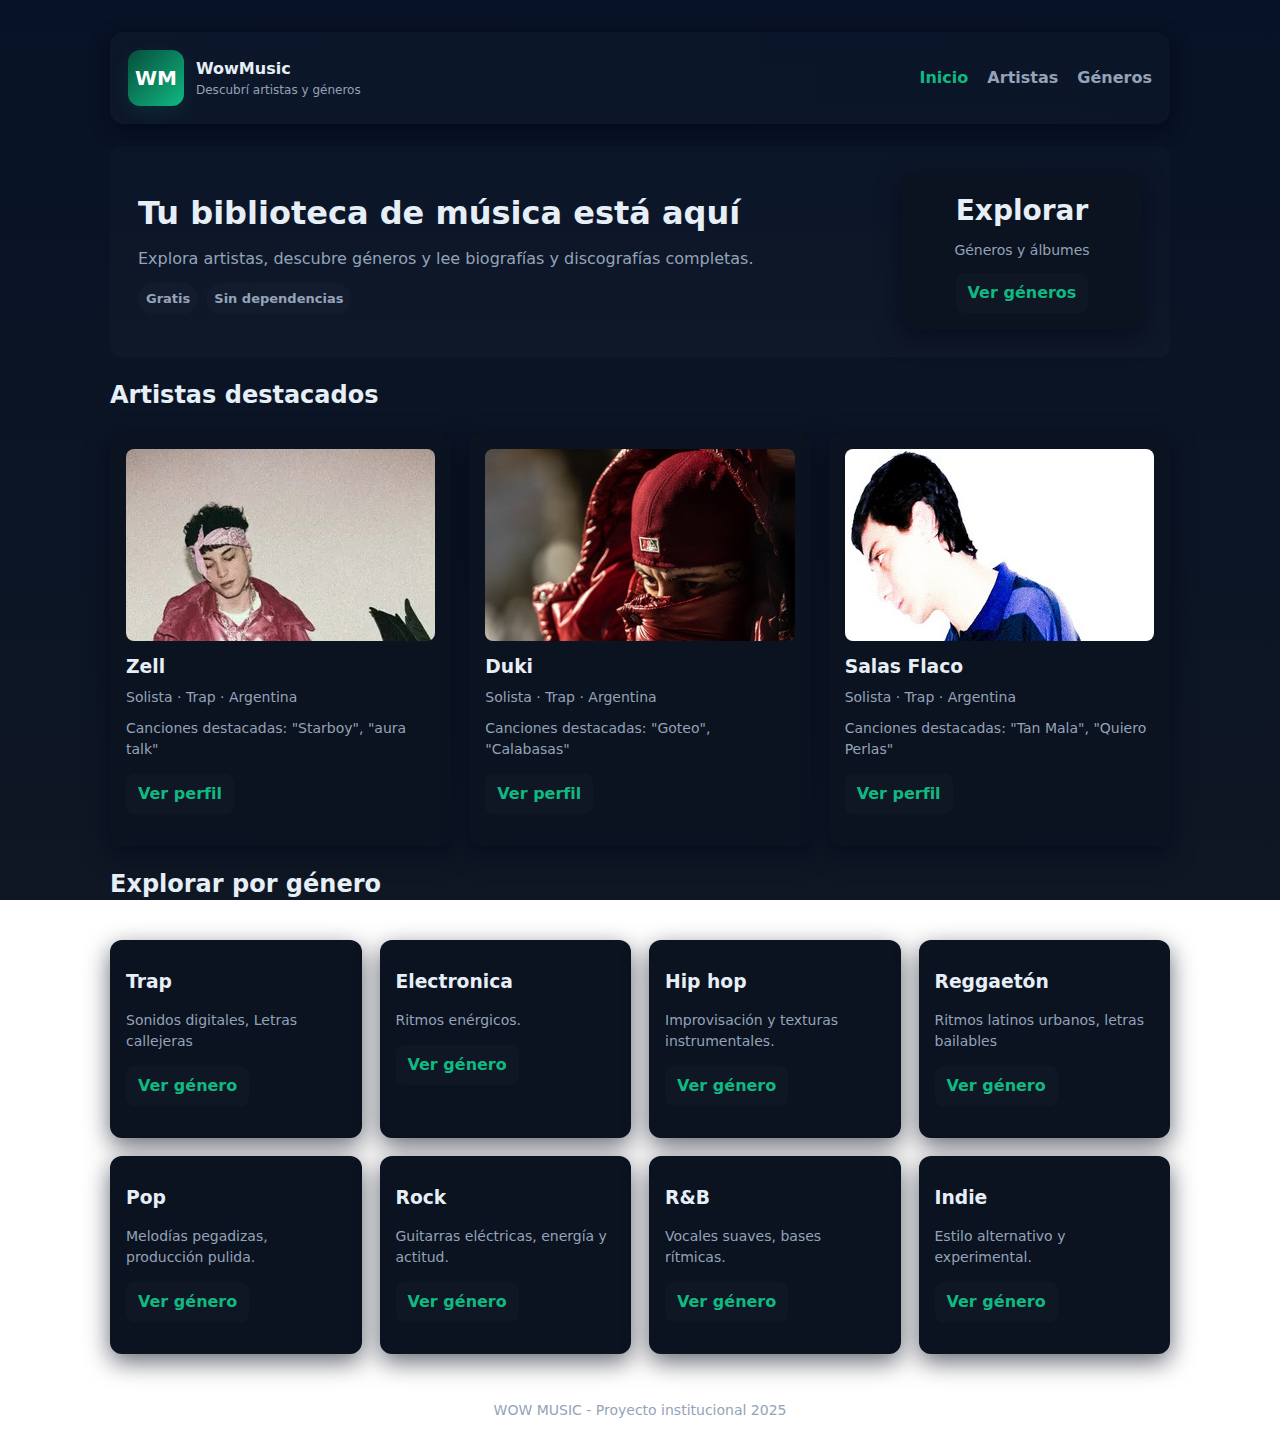
<file: index.html>
<!doctype html>
<html lang="es">
<head>
  <meta charset="utf-8">
  <meta name="viewport" content="width=device-width,initial-scale=1">
  <title>WowMusic — Música para descubrir</title>
  <link rel="icon" type="image/png" href="assets/logo_resized.png">
  <link rel="stylesheet" href="styles.css">
</head>
<body>
  <div class="container">
    <header class="header">
      <div class="brand">
        <div class="logo">WM</div>
        <div>
        <div style="font-weight:800">WowMusic</div>
        <div style="font-size:12px;color:var(--muted)">Descubrí artistas y géneros</div>
        </div>
      </div>
      <nav class="nav">
        <a href="index.html" class="active">Inicio</a>
        <a href="artists.html">Artistas</a>
        <a href="genres.html">Géneros</a>
      </nav>
    </header>

    <section class="hero">
      <div class="left">
        <h1>Tu biblioteca de música está aquí</h1>
        <p>Explora artistas, descubre géneros y lee biografías y discografías completas. </p>
        <p style="margin-top:12px"><span class="badge">Gratis</span><span class="badge">Sin dependencias</span></p>
      </div>
      <div style="width:240px;">
        <div class="card" style="text-align:center">
          <div style="font-size:28px;font-weight:800">Explorar</div>
          <p class="meta" style="margin-top:8px">Géneros y álbumes</p>
          <p style="margin-top:12px"><a class="link-btn" href="genres.html">Ver géneros</a></p>
        </div>
      </div>
    </section>

    <h2 style="margin-top:20px">Artistas destacados</h2>
    <div class="grid">
      <div class="card">
        <div class="artist-thumb"><div class="thumb-inner"><img src="assets/Zell.png" alt="Zell"></div></div>
        <h3>Zell</h3>
        <div class="meta">Solista · Trap · Argentina</div>
        <p class="meta" style="margin-top:10px">Canciones destacadas: "Starboy", "aura talk"</p>
        <p style="margin-top:12px"><a href="artists/Zell.html" class="link-btn">Ver perfil</a></p>
      </div>

      <div class="card">
        <div class="artist-thumb"><div class="thumb-inner"><img src="assets/Duki IMG.jpg" alt=""></div></div>
        <h3>Duki</h3>
        <div class="meta">Solista · Trap · Argentina</div>
        <p class="meta" style="margin-top:10px">Canciones destacadas: "Goteo", "Calabasas"</p>
        <p style="margin-top:12px"><a href="artists/Duki.html" class="link-btn">Ver perfil</a></p>
      </div>

      <div class="card">
        <div class="artist-thumb"><div class="thumb-inner"><img src="assets/salas flaco.jpg" alt=""></div></div>
        <h3>Salas Flaco</h3>
        <div class="meta">Solista · Trap · Argentina</div>
        <p class="meta" style="margin-top:10px">Canciones destacadas: "Tan Mala", "Quiero Perlas"</p>
        <p style="margin-top:12px"><a href="artists/salas-flaco.html" class="link-btn">Ver perfil</a></p>
      </div>


    </div>

    <h2 style="margin-top:20px">Explorar por género</h2>
    <div class="grid">
         <div class="grid" style="margin-top:18px">
      <div class="card"><h3>Trap</h3><p class="meta">Sonidos digitales, Letras callejeras</p><p style="margin-top:10px"><a href="genres/trap.html" class="link-btn">Ver género</a></p></div>

      <div class="card"><h3>Electronica</h3><p class="meta">Ritmos enérgicos.</p><p style="margin-top:10px"><a href="genres/electronica.html" class="link-btn">Ver género</a></p></div>

      <div class="card"><h3>Hip hop</h3><p class="meta">Improvisación y texturas instrumentales.</p><p style="margin-top:10px"><a href="genres/hip-hop.html" class="link-btn">Ver género</a></p></div>
    
      <div class="card"><h3>Reggaetón</h3><p class="meta">Ritmos latinos urbanos, letras bailables</p><p style="margin-top:10px"><a href="genres/trap.html" class="link-btn">Ver género</a></p></div>

      <div class="card"><h3>Pop</h3><p class="meta">Melodías pegadizas, producción pulida.</p><p style="margin-top:10px"><a href="genres/electronica.html" class="link-btn">Ver género</a></p></div>

      <div class="card"><h3>Rock</h3><p class="meta">Guitarras eléctricas, energía y actitud.</p><p style="margin-top:10px"><a href="genres/hip-hop.html" class="link-btn">Ver género</a></p></div>

      <div class="card"><h3>R&B</h3><p class="meta">Vocales suaves, bases rítmicas.</p><p style="margin-top:10px"><a href="genres/trap.html" class="link-btn">Ver género</a></p></div>
      
      <div class="card"><h3>Indie</h3><p class="meta">Estilo alternativo y experimental.</p><p style="margin-top:10px"><a href="genres/trap.html" class="link-btn">Ver género</a></p></div>

    </div>
    </div>
     <footer class="footer">
        WOW MUSIC - Proyecto institucional 2025
      </footer>
  </div>
</body>
</html>
</file>
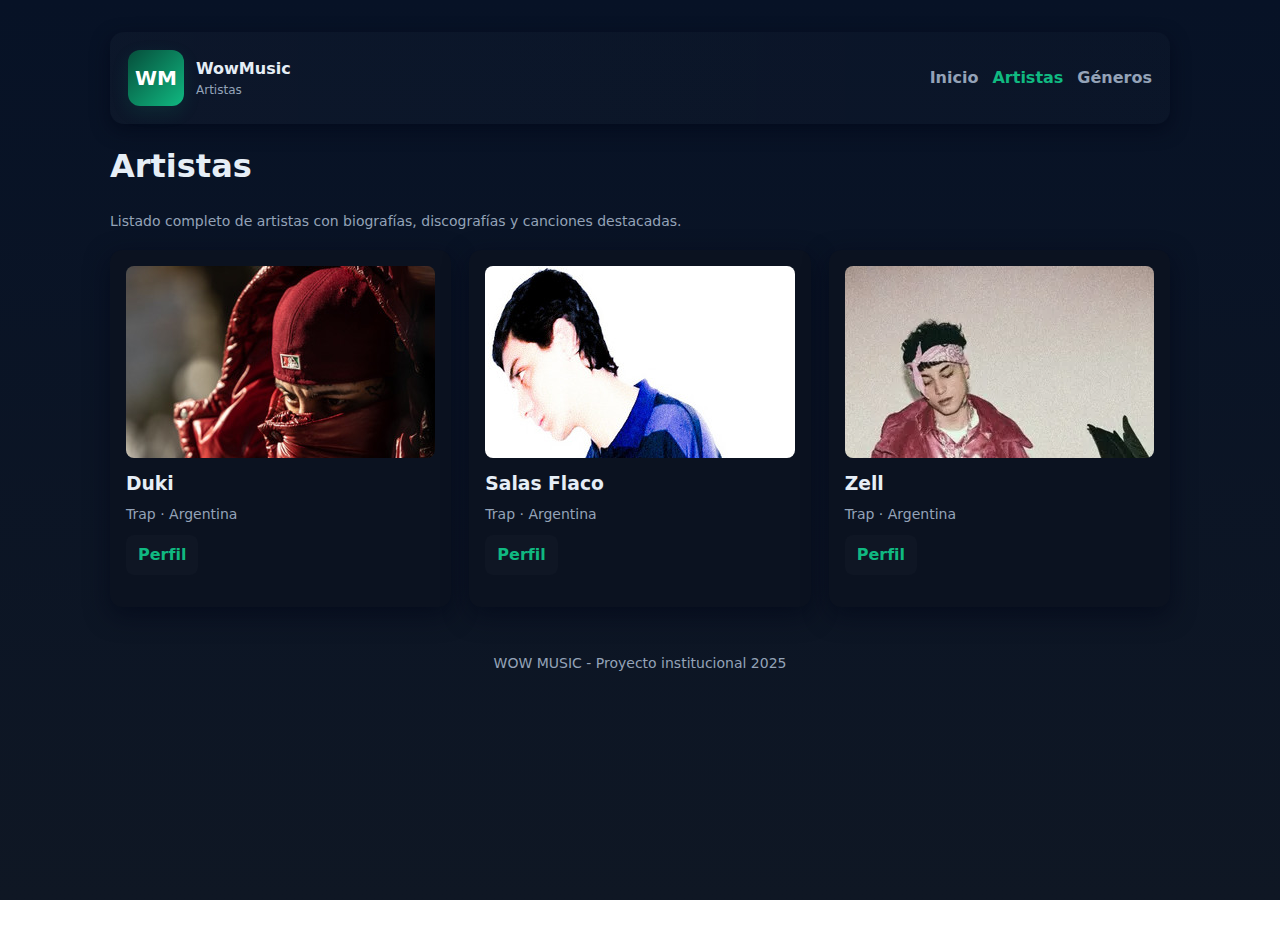
<file: artists.html>
<!doctype html>
<html lang="es">
<head>
  <meta charset="utf-8"><meta name="viewport" content="width=device-width,initial-scale=1">
  <title>WowMusic</title><link rel="stylesheet" href="styles.css">
</head>
<body>
  <div class="container">
    <header class="header">
      <div class="brand"><div class="logo">WM</div><div><div style="font-weight:800">WowMusic</div><div style="font-size:12px;color:var(--muted)">Artistas</div></div></div>
      <nav class="nav"><a href="index.html">Inicio</a><a href="artists.html" class="active">Artistas</a><a href="genres.html">Géneros</a></nav>
    </header>

    <h1 style="margin-top:18px">Artistas</h1>
    <p class="meta">Listado completo de artistas con biografías, discografías y canciones destacadas.</p>

    <div class="grid" style="margin-top:18px">

      <div class="card"><div class="artist-thumb"><div class="thumb-inner"><img src="assets/Duki IMG.jpg" alt="Duki"></div></div><h3>Duki</h3><div class="meta">Trap · Argentina</div><p style="margin-top:10px"><a href="artists/Duki.html" class="link-btn">Perfil</a></p></div>

      <div class="card"><div class="artist-thumb"><div class="thumb-inner"><img src="assets/salas flaco.jpg" alt="Salas Flaco"></div></div><h3>Salas Flaco</h3><div class="meta">Trap · Argentina</div><p style="margin-top:10px"><a href="artists/salas-flaco.html" class="link-btn">Perfil</a></p></div>
      
      <div class="card"><div class="artist-thumb"><div class="thumb-inner"><img src="assets/Zell.png" alt="Zell"></div></div><h3>Zell</h3><div class="meta">Trap · Argentina</div><p style="margin-top:10px"><a href="artists/Zell.html" class="link-btn">Perfil</a></p></div>
      
    </div>
    

      <footer class="footer">
         WOW MUSIC - Proyecto institucional 2025
      </footer>  
    </div>
</body>
</html>
</file>
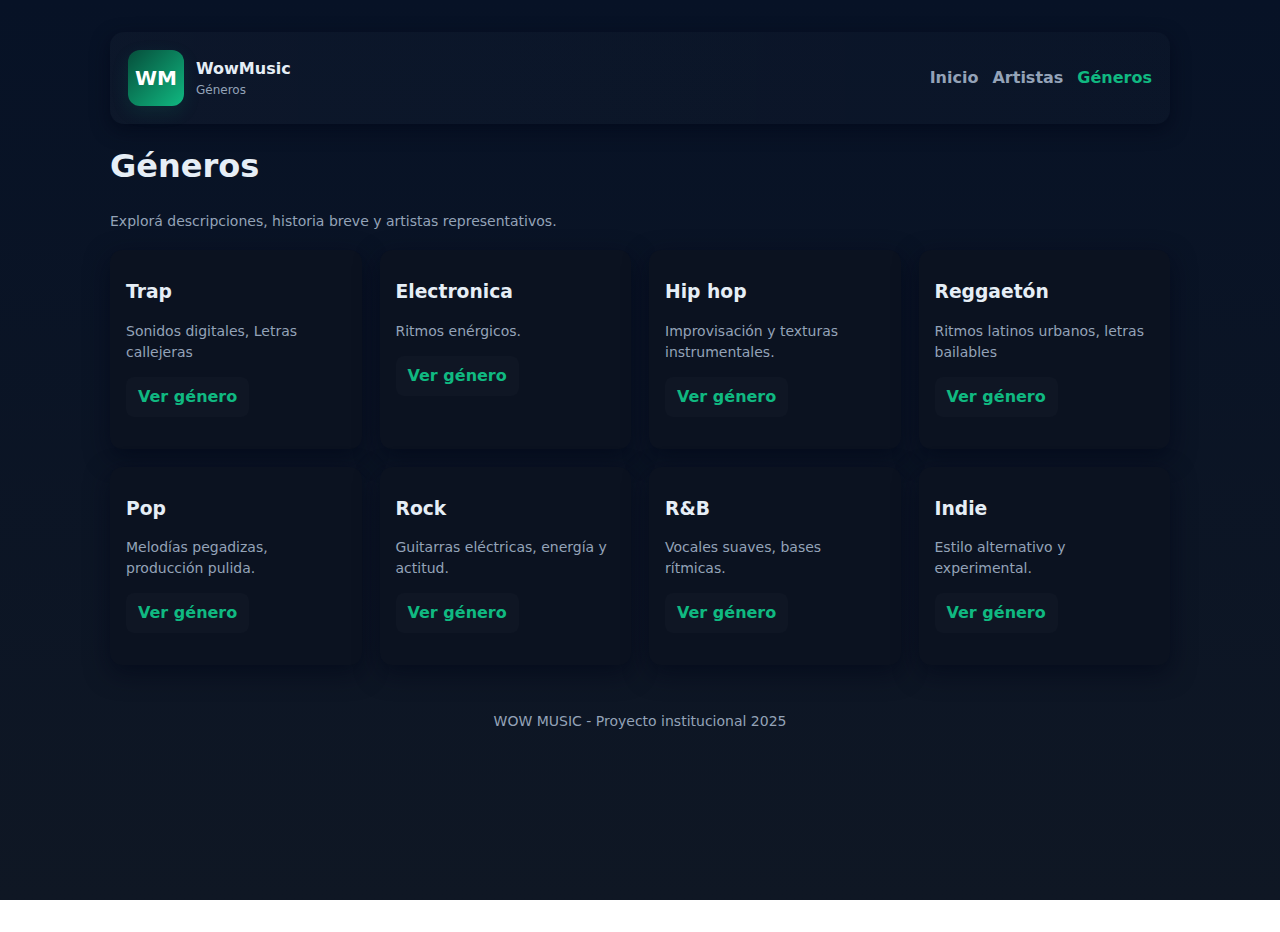
<file: genres.html>
<!doctype html>
<html lang="es">
<head><meta charset="utf-8"><meta name="viewport" content="width=device-width,initial-scale=1">
<title>Géneros — WowMusic</title><link rel="stylesheet" href="styles.css"></head>
<body>
  <div class="container">
    <header class="header"><div class="brand"><div class="logo">WM</div><div><div style="font-weight:800">WowMusic</div><div style="font-size:12px;color:var(--muted)">Géneros</div></div></div>
    <nav class="nav"><a href="index.html">Inicio</a><a href="artists.html">Artistas</a><a href="genres.html" class="active">Géneros</a></nav></header>

    <h1 style="margin-top:18px">Géneros</h1>
    <p class="meta">Explorá descripciones, historia breve y artistas representativos.</p>

    <div class="grid" style="margin-top:18px">
      <div class="card"><h3>Trap</h3><p class="meta">Sonidos digitales, Letras callejeras</p><p style="margin-top:10px"><a href="genres/trap.html" class="link-btn">Ver género</a></p></div>

      <div class="card"><h3>Electronica</h3><p class="meta">Ritmos enérgicos.</p><p style="margin-top:10px"><a href="genres/electronica.html" class="link-btn">Ver género</a></p></div>

      <div class="card"><h3>Hip hop</h3><p class="meta">Improvisación y texturas instrumentales.</p><p style="margin-top:10px"><a href="genres/hip-hop.html" class="link-btn">Ver género</a></p></div>
    
      <div class="card"><h3>Reggaetón</h3><p class="meta">Ritmos latinos urbanos, letras bailables</p><p style="margin-top:10px"><a href="genres/Reggaeton.html" class="link-btn">Ver género</a></p></div>

      <div class="card"><h3>Pop</h3><p class="meta">Melodías pegadizas, producción pulida.</p><p style="margin-top:10px"><a href="genres/Pop.html" class="link-btn">Ver género</a></p></div>

      <div class="card"><h3>Rock</h3><p class="meta">Guitarras eléctricas, energía y actitud.</p><p style="margin-top:10px"><a href="genres/rock.html" class="link-btn">Ver género</a></p></div>

      <div class="card"><h3>R&B</h3><p class="meta">Vocales suaves, bases rítmicas.</p><p style="margin-top:10px"><a href="genres/R&B.html" class="link-btn">Ver género</a></p></div>
      
      <div class="card"><h3>Indie</h3><p class="meta">Estilo alternativo y experimental.</p><p style="margin-top:10px"><a href="genres/Indie.html" class="link-btn">Ver género</a></p></div>

    </div>

      <footer class="footer">
        WOW MUSIC - Proyecto institucional 2025
      </footer>
  </div>
</body>
</html>
</file>
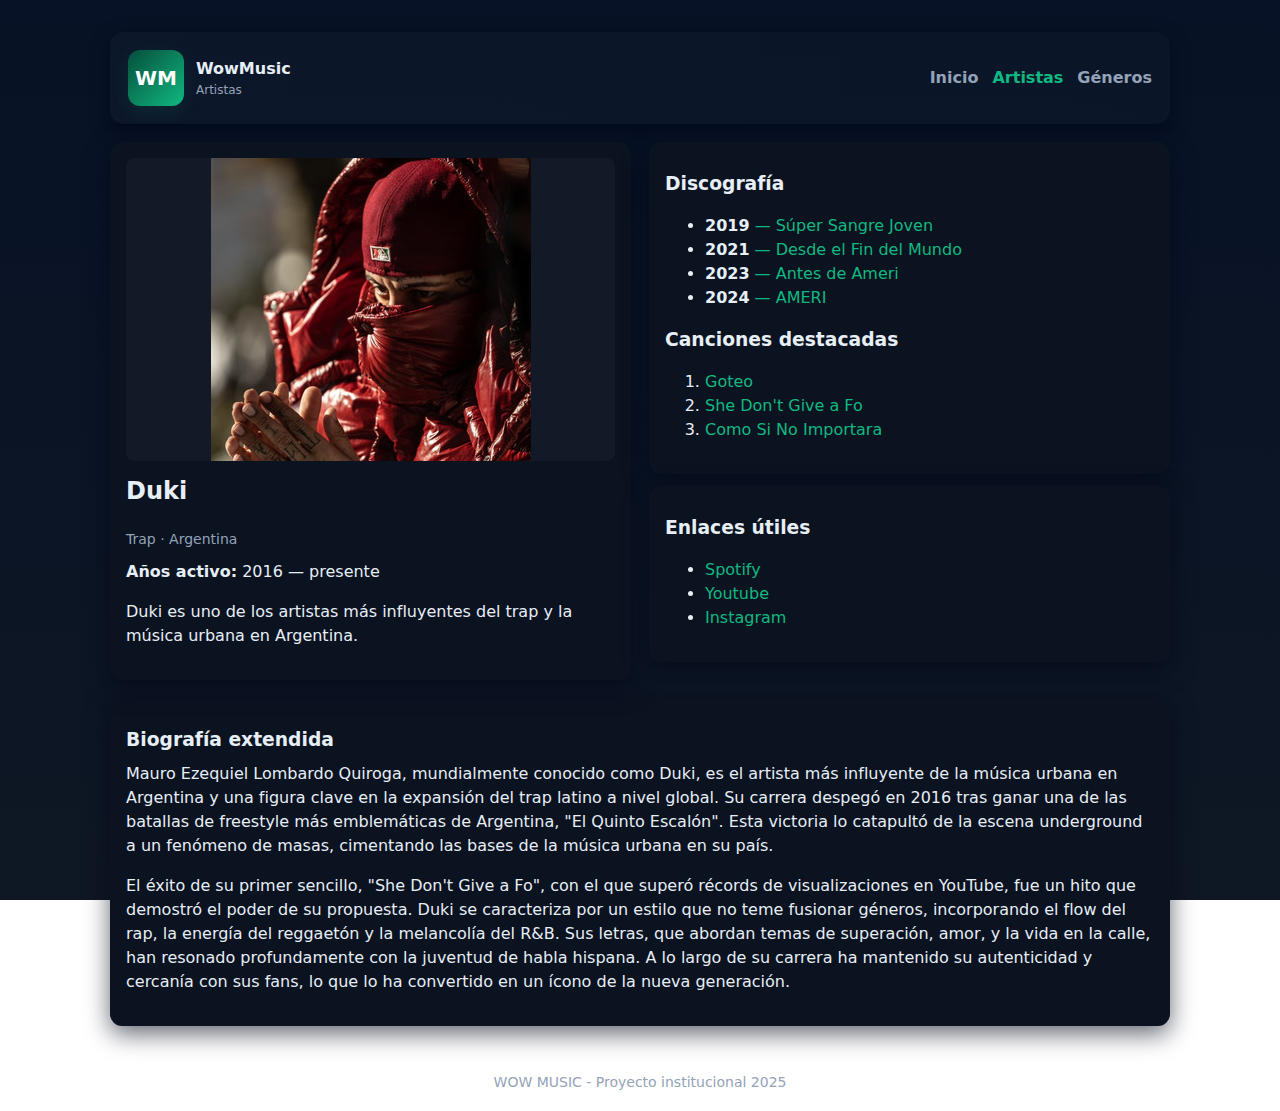
<file: artists/Duki.html>
<!doctype html>
  <html lang="es">
  <head><meta charset="utf-8"><meta name="viewport" content="width=device-width,initial-scale=1">
  <title>Duki - WowMusic</title><link rel="stylesheet" href="../styles.css"></head>
  <body>
    <div class="container">
      <header class="header"><div class="brand"><div class="logo">WM</div><div><div style="font-weight:800">WowMusic</div><div style="font-size:12px;color:var(--muted)">Artistas</div></div></div>
      <nav class="nav"><a href="../index.html">Inicio</a><a href="../artists.html" class="active">Artistas</a><a href="../genres.html">Géneros</a></nav></header>

      <main style="margin-top:18px">
        <div style="display:flex;gap:18px;flex-wrap:wrap">
          <div style="flex:1;min-width:240px">
            <div class="card">
              <div class="artist-thumb"><div class="thumb-inner"><img src="../assets/Duki IMG.jpg" alt="Duki"></div></div>
              <h2 style="margin-top:12px">Duki</h2>
              <div class="meta">Trap · Argentina</div>
              <p style="margin-top:10px"><strong>Años activo:</strong> 2016 — presente</p>
              <p style="margin-top:6px">Duki es uno de los artistas más influyentes del trap y la música urbana en Argentina.</p>
            </div>
          </div>

          <div style="flex:1;min-width:260px">
            <div class="card">
              <h3>Discografía</h3>
              <ul> 
                <li><strong>2019</strong> <a href="https://open.spotify.com/intl-es/album/1SbMoaKFJWo8u1tb2dAgHt?si=d0920fe034a24cdc" target="_blank" class="linkNormal">— Súper Sangre Joven</a></li>
                <li><strong>2021</strong><a href="https://open.spotify.com/intl-es/album/3MKQjYpaES80tFP7Qo2zH0?si=cdc12743c274457c" target="_blank" class="linkNormal"> — Desde el Fin del Mundo</a></li>
                <li><strong>2023</strong><a href="https://open.spotify.com/intl-es/album/26nUVuonXEdbJTo9PeBYoR?si=fdc8afea01ba4f69" target="_blank" class="linkNormal"> — Antes de Ameri</a></li>
                <li><strong>2024</strong><a href="https://open.spotify.com/intl-es/album/3rVk419T7ct4qoW52h2q2d?si=73b30b294e1e447e" target="_blank" class="linkNormal"> — AMERI </a></li>
              </ul>
              <h3 style="margin-top:10px">Canciones destacadas</h3>
              <ol>
                <li><a href="https://open.spotify.com/intl-es/track/1EoEU4HY57qaITp06TkC6B?si=5f83f986286a46c9" target="_blank" class="linkNormal">Goteo</a></li>
                <li><a href="https://open.spotify.com/intl-es/track/03a359wbiUsjN9h6yzXvmS?si=886fba3802cc4d04" target="_blank" class="linkNormal">She Don't Give a Fo</a></li>
                <li><a href="https://open.spotify.com/intl-es/track/1GYJpuLq41vEVKXiHGEY9j?si=3b51394558b74271" target="_blank" class="linkNormal">Como Si No Importara</a></li>
              </ol>
            </div>

            <div class="card" style="margin-top:12px">
              <h3>Enlaces útiles</h3>
              <ul>
                <li> <a href="https://open.spotify.com/intl-es/artist/1bAftSH8umNcGZ0uyV7LMg?si=9I7qvUxwQCytzwDsMBFkcA" target="_blank" class="linkNormal">Spotify</a></li>
                <li> <a href="https://www.youtube.com/channel/UCJUYcEdvnYFGajHBW0Nao3w"target="_blank" class="linkNormal">Youtube</a></li>
                <li><a href="https://www.instagram.com/duki"target="_blank" class="linkNormal">Instagram</a></li>
              </ul>
            </div>
          </div>
        </div>

        <section style="margin-top:18px">
          <div class="card">
            <h3>Biografía extendida</h3>
            <p style="margin-top:8px">Mauro Ezequiel Lombardo Quiroga, mundialmente conocido como Duki, es el artista más influyente de la música urbana en Argentina y una figura clave en la expansión del trap latino a nivel global. Su carrera despegó en 2016 tras ganar una de las batallas de freestyle más emblemáticas de Argentina, "El Quinto Escalón". Esta victoria lo catapultó de la escena underground a un fenómeno de masas, cimentando las bases de la música urbana en su país.</p>
            <p style="margin-top:8px">El éxito de su primer sencillo, "She Don't Give a Fo", con el que superó récords de visualizaciones en YouTube, fue un hito que demostró el poder de su propuesta. Duki se caracteriza por un estilo que no teme fusionar géneros, incorporando el flow del rap, la energía del reggaetón y la melancolía del R&B. Sus letras, que abordan temas de superación, amor, y la vida en la calle, han resonado profundamente con la juventud de habla hispana. A lo largo de su carrera ha mantenido su autenticidad y cercanía con sus fans, lo que lo ha convertido en un ícono de la nueva generación.</p>
          </div>
        </section>
      </main>

      <footer class="footer">
        WOW MUSIC - Proyecto institucional 2025
      </footer>
    </div>
  </body>
  </html>
</file>
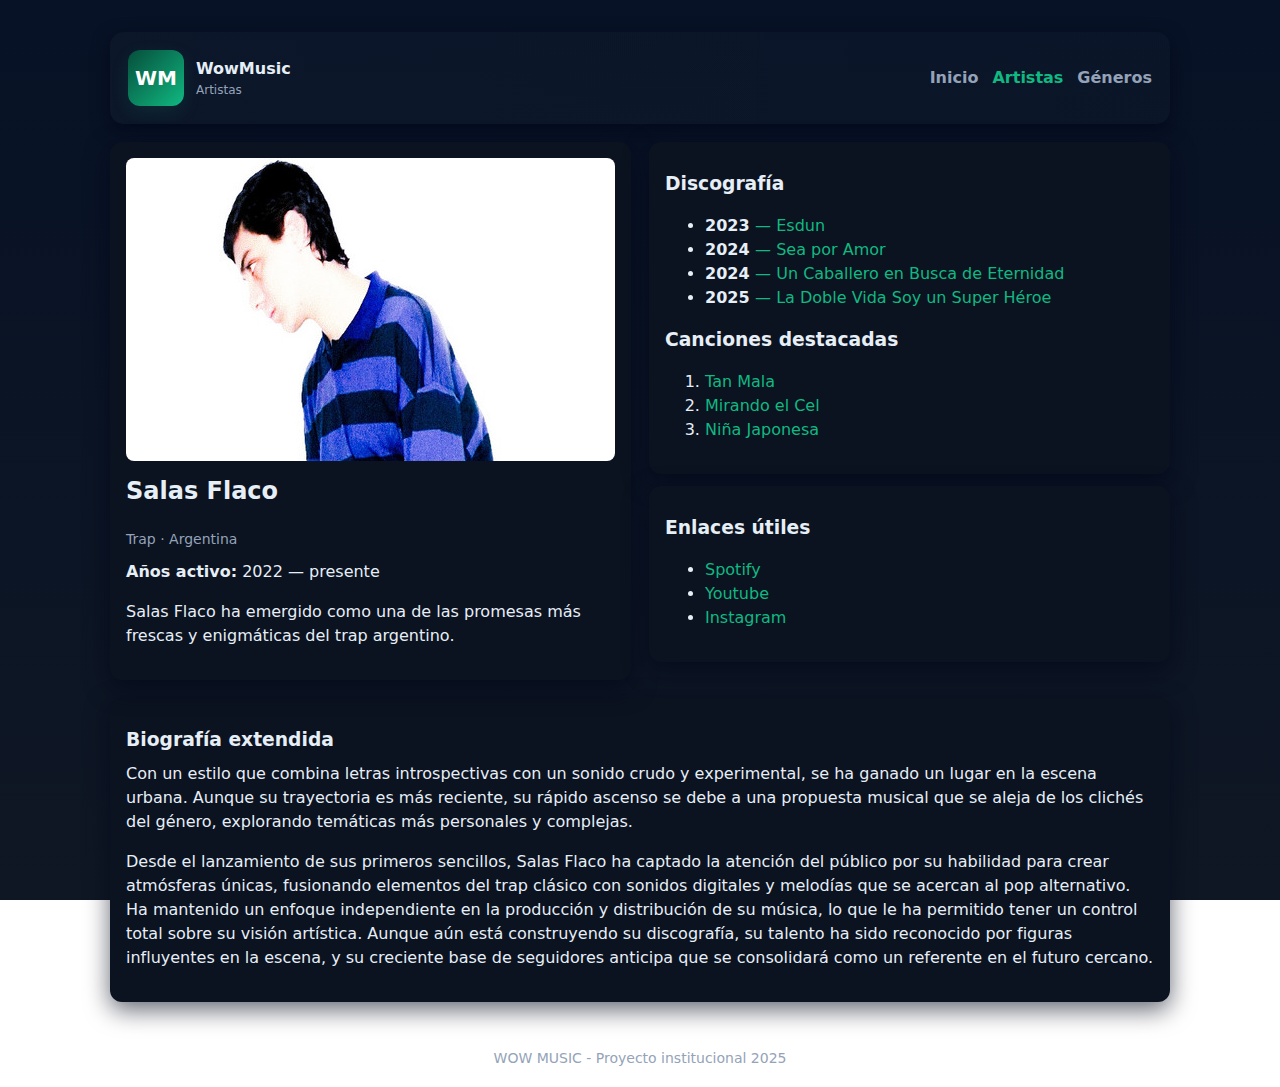
<file: artists/salas-flaco.html>
<!doctype html>
  <html lang="es">
  <head><meta charset="utf-8"><meta name="viewport" content="width=device-width,initial-scale=1">
  <title>salas-flaco - WowMusic</title><link rel="stylesheet" href="../styles.css"></head>
  <body>
    <div class="container">
      <header class="header"><div class="brand"><div class="logo">WM</div><div><div style="font-weight:800">WowMusic</div><div style="font-size:12px;color:var(--muted)">Artistas</div></div></div>
      <nav class="nav"><a href="../index.html">Inicio</a><a href="../artists.html" class="active">Artistas</a><a href="../genres.html">Géneros</a></nav></header>

      <main style="margin-top:18px">
        <div style="display:flex;gap:18px;flex-wrap:wrap">
          <div style="flex:1;min-width:240px">
            <div class="card">
              <div class="artist-thumb"><div class="thumb-inner"><img src="../assets/salas flaco.jpg" alt="salas-flaco"></div></div>
              <h2 style="margin-top:12px">Salas Flaco</h2>
              <div class="meta">Trap · Argentina</div>
              <p style="margin-top:10px"><strong>Años activo:</strong> 2022 — presente</p>
              <p style="margin-top:6px">Salas Flaco ha emergido como una de las promesas más frescas y enigmáticas del trap argentino.</p>
            </div>
          </div>

          <div style="flex:1;min-width:260px">
            <div class="card">
              <h3>Discografía</h3>
              <ul> 
                <li><strong>2023 </strong> <a href="https://open.spotify.com/intl-es/album/5ZuJ7Py5bdEWPYEFqPHZwE?si=5ff7c300bec648b5" target="_blank" class="linkNormal"> — Esdun</a></li>
                <li><strong>2024 </strong><a href="https://open.spotify.com/intl-es/album/2kTqEkpvTeeH2JrcHmygfj?si=1d92aa31f43147ae" target="_blank" class="linkNormal"> — Sea por Amor</a></li>
                <li><strong>2024 </strong><a href="https://open.spotify.com/intl-es/album/7BCdQQTlFIVyuM2T9Fgm0U?si=40159d0a867b48e1" target="_blank" class="linkNormal"> — Un Caballero en Busca de Eternidad</a></li>
                <li><strong>2025 </strong><a href="https://open.spotify.com/intl-es/album/6qFUIhNdmvQcOBFFSIa46e?si=a90fdc084d46412c" target="_blank" class="linkNormal"> — La Doble Vida Soy un Super Héroe</a></li>
              </ul>
              <h3 style="margin-top:10px">Canciones destacadas</h3>
              <ol>
                <li><a href="https://open.spotify.com/intl-es/track/58Z1WVS43ThivjK54HmDTj?si=89ee52da225846b9" class="linkNormal">Tan Mala</a></li>
                <li><a href="https://open.spotify.com/intl-es/track/0dff28VSeZiH3bbd5BkMBI?si=67e6718d0081490d"class="linkNormal">Mirando el Cel</a></li>
                <li><a href="https://open.spotify.com/intl-es/track/74SWI3XvBqkNwu6N2s03Or?si=cbf4dc789a914daa" class="linkNormal">Niña Japonesa</a></li>
              </ol>
            </div>

            <div class="card" style="margin-top:12px">
              <h3>Enlaces útiles</h3>
              <ul>
                <li> <a href="https://open.spotify.com/intl-es/artist/35DjUjNHUUlFxsEPS3kF6a?si=a25QlStQTEaZdQvaaJ98AA" target="_blank" class="linkNormal">Spotify</a></li>
                <li> <a href="https://www.youtube.com/@salasflaco"target="_blank" class="linkNormal">Youtube</a></li>
                <li><a href="https://www.instagram.com/salasfl4co/"target="_blank" class="linkNormal">Instagram</a></li>
              </ul>
            </div>
          </div>
        </div>

        <section style="margin-top:18px">
          <div class="card">
            <h3>Biografía extendida</h3>
            <p style="margin-top:8px">Con un estilo que combina letras introspectivas con un sonido crudo y experimental, se ha ganado un lugar en la escena urbana. Aunque su trayectoria es más reciente, su rápido ascenso se debe a una propuesta musical que se aleja de los clichés del género, explorando temáticas más personales y complejas.</p>
          <p style="margin-top:8px"></p>Desde el lanzamiento de sus primeros sencillos, Salas Flaco ha captado la atención del público por su habilidad para crear atmósferas únicas, fusionando elementos del trap clásico con sonidos digitales y melodías que se acercan al pop alternativo. Ha mantenido un enfoque independiente en la producción y distribución de su música, lo que le ha permitido tener un control total sobre su visión artística. Aunque aún está construyendo su discografía, su talento ha sido reconocido por figuras influyentes en la escena, y su creciente base de seguidores anticipa que se consolidará como un referente en el futuro cercano.</p>
          </div>
        </section>
      </main>

      <footer class="footer">
        WOW MUSIC - Proyecto institucional 2025
      </footer>
    </div>
  </body>
  </html>
</file>
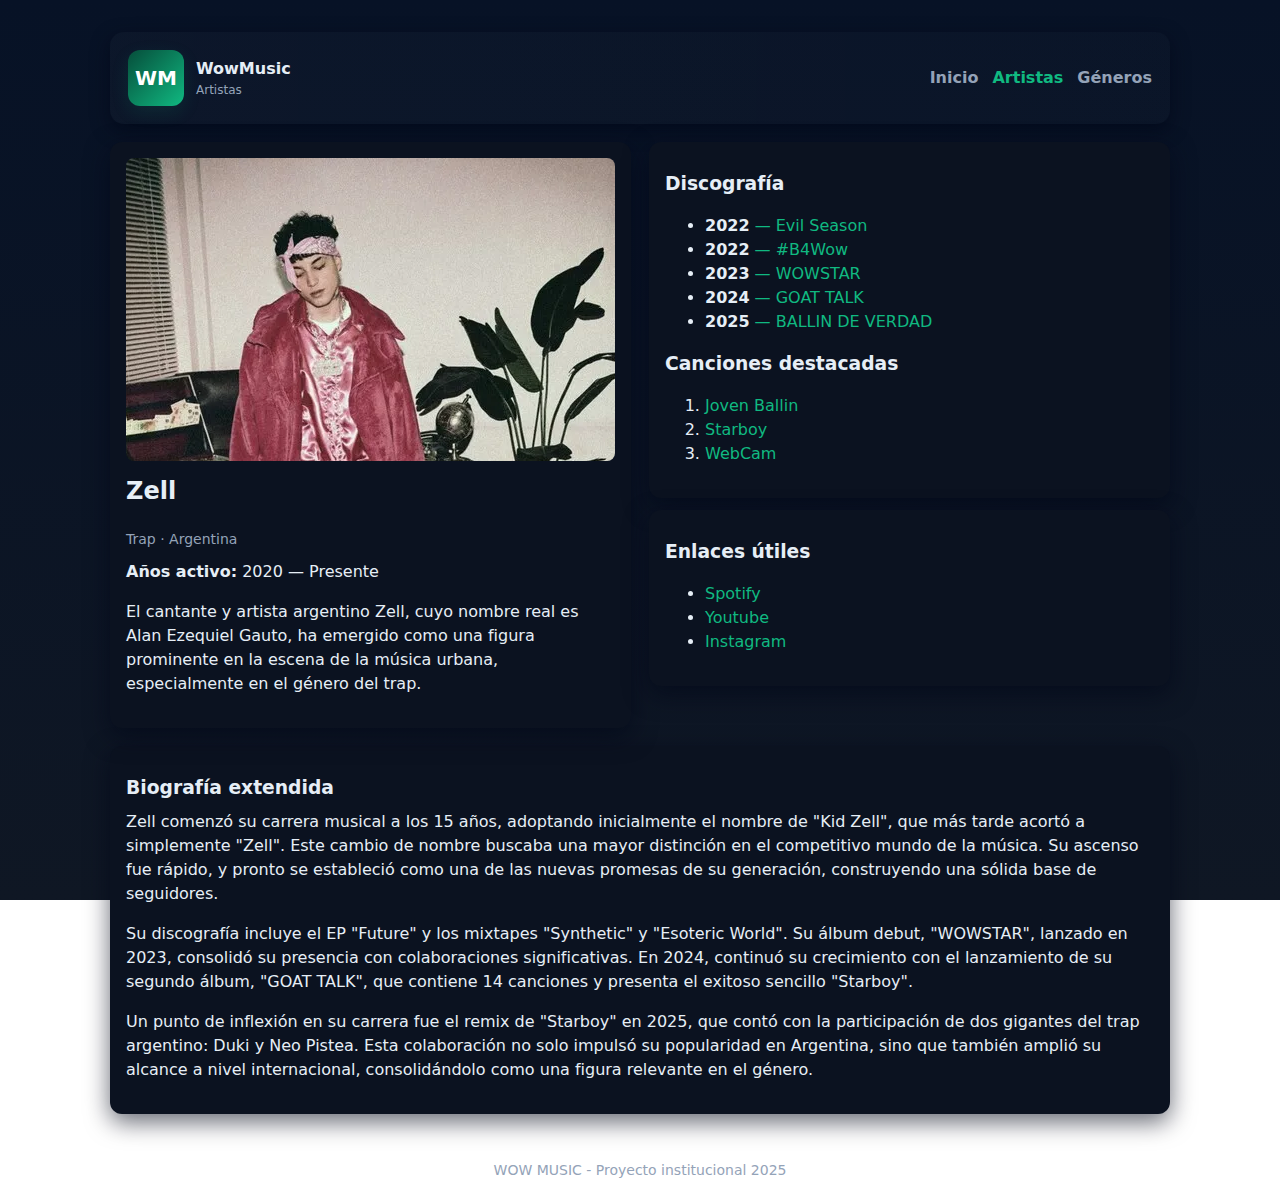
<file: artists/Zell.html>
<!doctype html>
  <html lang="es">
  <head><meta charset="utf-8"><meta name="viewport" content="width=device-width,initial-scale=1">
  <title>Zell - WowMusic</title><link rel="stylesheet" href="../styles.css"></head>
  <body>
    <div class="container">
      <header class="header"><div class="brand"><div class="logo">WM</div><div><div style="font-weight:800">WowMusic</div><div style="font-size:12px;color:var(--muted)">Artistas</div></div></div>
      <nav class="nav"><a href="../index.html">Inicio</a><a href="../artists.html" class="active">Artistas</a><a href="../genres.html">Géneros</a></nav></header>

      <main style="margin-top:18px">
        <div style="display:flex;gap:18px;flex-wrap:wrap">
          <div style="flex:1;min-width:240px">
            <div class="card">
              <div class="artist-thumb"><div class="thumb-inner"><img src="../assets/Zell.png" alt="Zell"></div></div>
              <h2 style="margin-top:12px">Zell</h2>
              <div class="meta">Trap · Argentina</div>
              <p style="margin-top:10px"><strong>Años activo:</strong> 2020 — Presente</p>
              <p style="margin-top:6px">El cantante y artista argentino Zell, cuyo nombre real es Alan Ezequiel Gauto, ha emergido como una figura prominente en la escena de la música urbana, especialmente en el género del trap.</p>
            </div>
          </div>

          <div style="flex:1;min-width:260px">
            <div class="card">
              <h3>Discografía</h3>
              <ul> 
                <li><strong>2022</strong> <a href="https://open.spotify.com/intl-es/album/2mSdhlwSdclLSlbM4QaTk6?si=wOOyKZKYR1earb6y2uvM1A" target="_blank" class="linkNormal">— Evil Season</a></li><li><strong>2022</strong><a href="https://open.spotify.com/intl-es/album/1quDlBG149t3JMyCOtg19z?si=kX7LFBVOTjuwisZGJwzlLg" target="_blank" class="linkNormal"> — #B4Wow</a></li><li><strong>2023</strong><a href="https://open.spotify.com/intl-es/album/6KjSc4BvVihfpx6K6cdGnk?si=ykg8GhszTZuivYm4eYmliw" target="_blank" class="linkNormal"> — WOWSTAR</a></li><li><strong>2024</strong><a href="https://open.spotify.com/intl-es/album/17rkbGuB2UraVdrtgH84FD?si=pgxEfhxvRVW3J8hFKdEiZQ" target="_blank" class="linkNormal"> — GOAT TALK</a></li><li><strong>2025</strong><a href="https://open.spotify.com/intl-es/album/4HPYO1GUQAP77kq7sC0WvS?si=dEaYBTdiQrSdE4dlnVH9wA" target="_blank" class="linkNormal"> — BALLIN DE VERDAD</a></li>
              </ul>
              <h3 style="margin-top:10px">Canciones destacadas</h3>
              <ol>
                <li><a href="https://open.spotify.com/intl-es/track/11Tb6UUT01vgYi0ZDoTbcV?si=f55926f5e87e4f35" class="linkNormal">Joven Ballin</a></li><li><a href="https://open.spotify.com/intl-es/track/5k87Lds9QYOvsWkYnGb3TZ?si=d46eb949940f4ae7"class="linkNormal">Starboy</a></li><li><a href="https://open.spotify.com/intl-es/track/4SyXez824GHCZwao26IeX4?si=d393a4e716da41b3" class="linkNormal">WebCam</a></li>
              </ol>
            </div>

            <div class="card" style="margin-top:12px">
              <h3>Enlaces útiles</h3>
              <ul>
                <li> <a href="https://open.spotify.com/intl-es/artist/0bslv0fksKPyiH3LQqHagi?si=vqwqdG5uSPyiSUJndrusmg" target="_blank" class="linkNormal">Spotify</a></li>
                <li> <a href="https://www.youtube.com/@zellwow"target="_blank" class="linkNormal">Youtube</a></li>
                <li><a href="https://www.instagram.com/zellwow/"target="_blank" class="linkNormal">Instagram</a></li>
              </ul>
            </div>
          </div>
        </div>

        <section style="margin-top:18px">
          <div class="card">
            <h3>Biografía extendida</h3>
            <p style="margin-top:8px">Zell comenzó su carrera musical a los 15 años, adoptando inicialmente el nombre de "Kid Zell", que más tarde acortó a simplemente "Zell". Este cambio de nombre buscaba una mayor distinción en el competitivo mundo de la música. Su ascenso fue rápido, y pronto se estableció como una de las nuevas promesas de su generación, construyendo una sólida base de seguidores.</p>
            <p style="margin-top:8px">Su discografía incluye el EP "Future" y los mixtapes "Synthetic" y "Esoteric World". Su álbum debut, "WOWSTAR", lanzado en 2023, consolidó su presencia con colaboraciones significativas. En 2024, continuó su crecimiento con el lanzamiento de su segundo álbum, "GOAT TALK", que contiene 14 canciones y presenta el exitoso sencillo "Starboy".</p>
          <p style="margin-top:8px">Un punto de inflexión en su carrera fue el remix de "Starboy" en 2025, que contó con la participación de dos gigantes del trap argentino: Duki y Neo Pistea. Esta colaboración no solo impulsó su popularidad en Argentina, sino que también amplió su alcance a nivel internacional, consolidándolo como una figura relevante en el género.</p>   
        </div>
        </section>
      </main>

      <footer class="footer">
        WOW MUSIC - Proyecto institucional 2025
      </footer>
    </div>
  </body>
  </html>
</file>
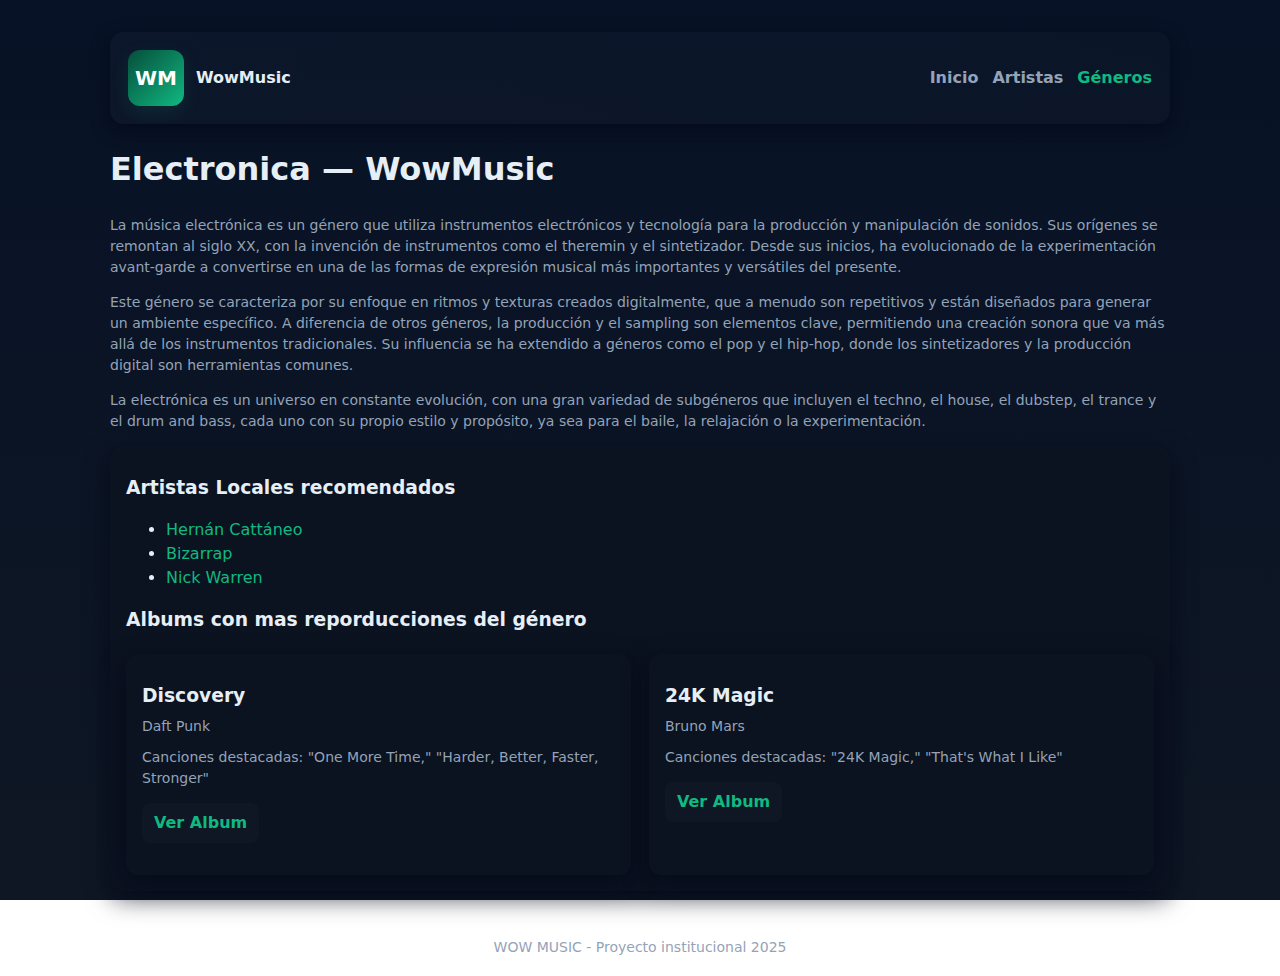
<file: genres/electronica.html>
<!doctype html>
<html lang="es">
<head><meta charset="utf-8"><meta name="viewport" content="width=device-width,initial-scale=1">
<title>Electronica — WowMusic</title><link rel="stylesheet" href="../styles.css"></head>
<body>
  <div class="container">
    <header class="header"><div class="brand"><div class="logo">WM</div><div><div style="font-weight:800">WowMusic</div><div style="font-size:12px;color:var(--muted)"></div></div></div>
    <nav class="nav"><a href="../index.html">Inicio</a><a href="../artists.html">Artistas</a><a href="../genres.html" class="active">Géneros</a></nav></header>

    <main style="margin-top:18px">
      <h1>Electronica — WowMusic</h1>
      <p class="meta">La música electrónica es un género que utiliza instrumentos electrónicos y tecnología para la producción y manipulación de sonidos. Sus orígenes se remontan al siglo XX, con la invención de instrumentos como el theremin y el sintetizador. Desde sus inicios, ha evolucionado de la experimentación avant-garde a convertirse en una de las formas de expresión musical más importantes y versátiles del presente.</p>
      <p class="meta">Este género se caracteriza por su enfoque en ritmos y texturas creados digitalmente, que a menudo son repetitivos y están diseñados para generar un ambiente específico. A diferencia de otros géneros, la producción y el sampling son elementos clave, permitiendo una creación sonora que va más allá de los instrumentos tradicionales. Su influencia se ha extendido a géneros como el pop y el hip-hop, donde los sintetizadores y la producción digital son herramientas comunes.</p>
      <p class="meta">La electrónica es un universo en constante evolución, con una gran variedad de subgéneros que incluyen el techno, el house, el dubstep, el trance y el drum and bass, cada uno con su propio estilo y propósito, ya sea para el baile, la relajación o la experimentación.</p>
        <div style="margin-top:12px" class="card">
        <h3>Artistas Locales recomendados</h3>
        <ul>
          <li><a href="https://open.spotify.com/intl-es/artist/4mpJaw5y17CIN08qqe8EfB?si=bcbfd8f74c6340b7" target="_blank" class="linkNormal">Hernán Cattáneo</a></li>
          <li><a href="https://open.spotify.com/intl-es/artist/716NhGYqD1jl2wI1Qkgq36?si=456941ddb03440aa" target="_blank" class="linkNormal">Bizarrap</a></li>
          <li><a href="https://open.spotify.com/intl-es/artist/7aY9PtsNws5AdwbdktfbaN?si=3e856579ee76422e" target="_blank" class="linkNormal">Nick Warren</a></li>
        </ul>
        <h3 style="margin-top:10px">Albums con mas reporducciones del género</h3>

            <div class="grid">

      <div class="card">
        <h3>Discovery</h3>
        <div class="meta">Daft Punk</div>
        <p class="meta" style="margin-top:10px">Canciones destacadas:  "One More Time," "Harder, Better, Faster, Stronger"</p>
        <p style="margin-top:12px"><a href="https://open.spotify.com/intl-es/album/2noRn2Aes5aoNVsU6iWThc?si=7043b3ed7047458b" target="_blank" class="link-btn">Ver Album</a></p>
      </div>

      <div class="card">
        <h3>24K Magic</h3>
        <div class="meta">Bruno Mars</div>
        <p class="meta" style="margin-top:10px">Canciones destacadas:  "24K Magic," "That's What I Like"</p>
        <p style="margin-top:12px"><a href="https://open.spotify.com/intl-es/track/6b8Be6ljOzmkOmFslEb23P?si=a4bd29b38a7046a4" target="_blank" class="link-btn">Ver Album</a></p>
      </div>


      </div>
    </main>

     <footer class="footer">
        WOW MUSIC - Proyecto institucional 2025
      </footer>
  </div>
</body>
</html>
</file>
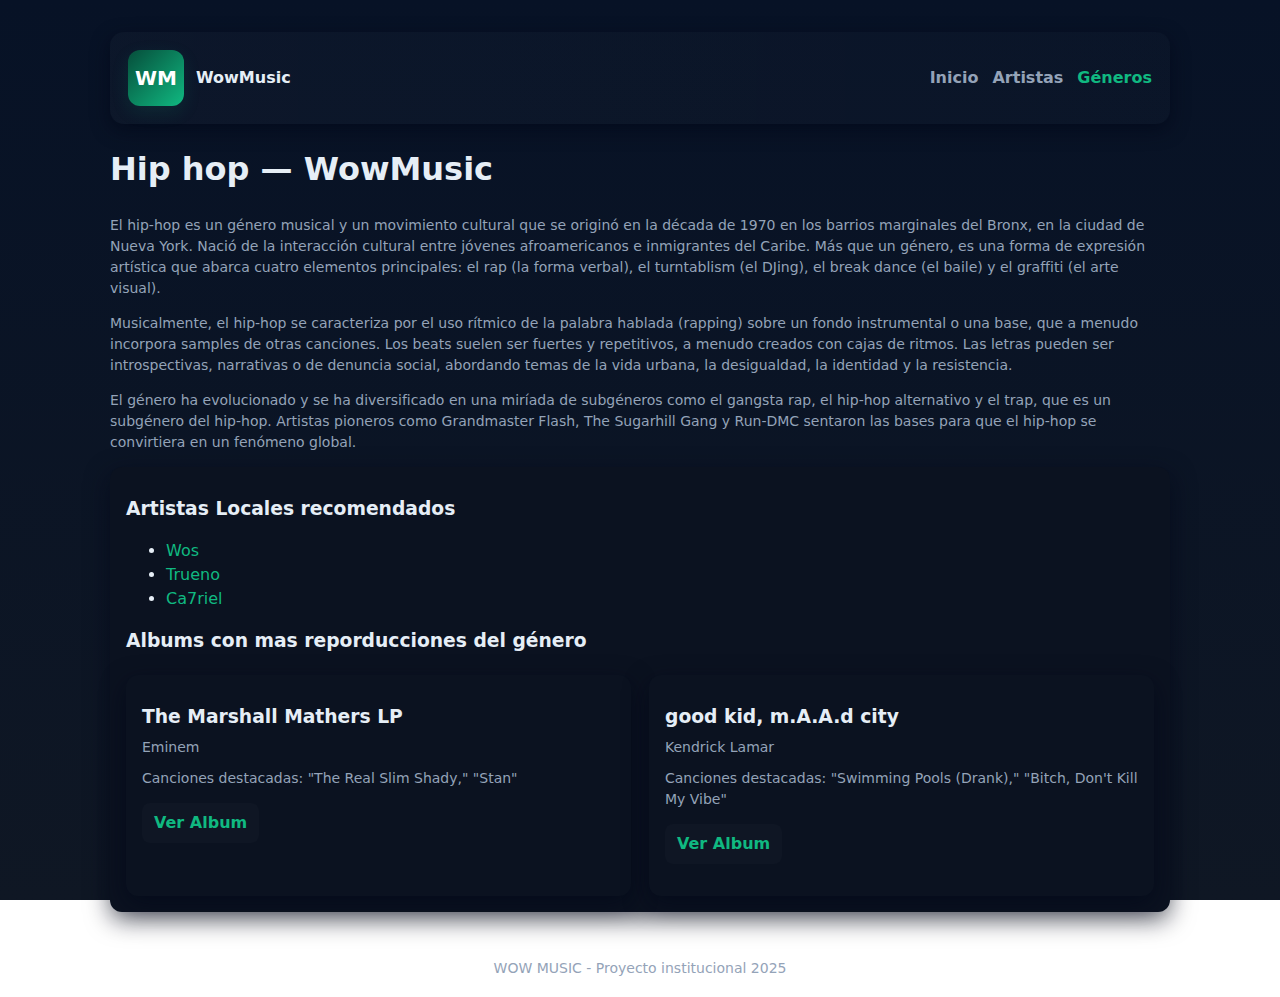
<file: genres/hip-hop.html>
<!doctype html>
<html lang="es">
<head><meta charset="utf-8"><meta name="viewport" content="width=device-width,initial-scale=1">
<title>Hip hop — WowMusic</title><link rel="stylesheet" href="../styles.css"></head>
<body>
  <div class="container">
    <header class="header"><div class="brand"><div class="logo">WM</div><div><div style="font-weight:800">WowMusic</div><div style="font-size:12px;color:var(--muted)"></div></div></div>
    <nav class="nav"><a href="../index.html">Inicio</a><a href="../artists.html">Artistas</a><a href="../genres.html" class="active">Géneros</a></nav></header>

    <main style="margin-top:18px">
      <h1>Hip hop — WowMusic</h1>
      <p class="meta">El hip-hop es un género musical y un movimiento cultural que se originó en la década de 1970 en los barrios marginales del Bronx, en la ciudad de Nueva York. Nació de la interacción cultural entre jóvenes afroamericanos e inmigrantes del Caribe. Más que un género, es una forma de expresión artística que abarca cuatro elementos principales: el rap (la forma verbal), el turntablism (el DJing), el break dance (el baile) y el graffiti (el arte visual).</p>
      <p class="meta">Musicalmente, el hip-hop se caracteriza por el uso rítmico de la palabra hablada (rapping) sobre un fondo instrumental o una base, que a menudo incorpora samples de otras canciones. Los beats suelen ser fuertes y repetitivos, a menudo creados con cajas de ritmos. Las letras pueden ser introspectivas, narrativas o de denuncia social, abordando temas de la vida urbana, la desigualdad, la identidad y la resistencia.</p>
      <p class="meta">El género ha evolucionado y se ha diversificado en una miríada de subgéneros como el gangsta rap, el hip-hop alternativo y el trap, que es un subgénero del hip-hop. Artistas pioneros como Grandmaster Flash, The Sugarhill Gang y Run-DMC sentaron las bases para que el hip-hop se convirtiera en un fenómeno global.</p>
        <div style="margin-top:12px" class="card">
        <h3>Artistas Locales recomendados</h3>
        <ul>
          <li><a href="https://open.spotify.com/intl-es/artist/5YCc6xS5Gpj3EkaYGdjyNK?si=c9ac34e4f473474b" target="_blank" class="linkNormal">Wos</a></li>
          <li><a href="https://open.spotify.com/intl-es/artist/5YCc6xS5Gpj3EkaYGdjyNK?si=c9ac34e4f473474b" target="_blank" class="linkNormal">Trueno</a></li>
          <li><a href="https://open.spotify.com/intl-es/artist/6I8TDGeUmmLom8auKPzMdX?si=6fa24f8571d1492a" target="_blank" class="linkNormal">Ca7riel</a></li>
        </ul>
        <h3 style="margin-top:10px">Albums con mas reporducciones del género</h3>

            <div class="grid">

      <div class="card">
        <h3>The Marshall Mathers LP</h3>
        <div class="meta">Eminem</div>
        <p class="meta" style="margin-top:10px">Canciones destacadas: "The Real Slim Shady," "Stan"</p>
        <p style="margin-top:12px"><a href="https://open.spotify.com/intl-es/album/6t7956yu5zYf5A829XRiHC?si=d8bd83d820d747aa" target="_blank" class="link-btn">Ver Album</a></p>
      </div>

      <div class="card">
        <h3>good kid, m.A.A.d city</h3>
        <div class="meta">Kendrick Lamar</div>
        <p class="meta" style="margin-top:10px">Canciones destacadas: "Swimming Pools (Drank)," "Bitch, Don't Kill My Vibe"</p>
        <p style="margin-top:12px"><a href="https://open.spotify.com/intl-es/album/748dZDqSZy6aPXKcI9H80u?si=21c797b78a42422a" target="_blank" class="link-btn">Ver Album</a></p>
      </div>

      </div>
    </main>

     <footer class="footer">
        WOW MUSIC - Proyecto institucional 2025
      </footer>
  </div>
</body>
</html>
</file>
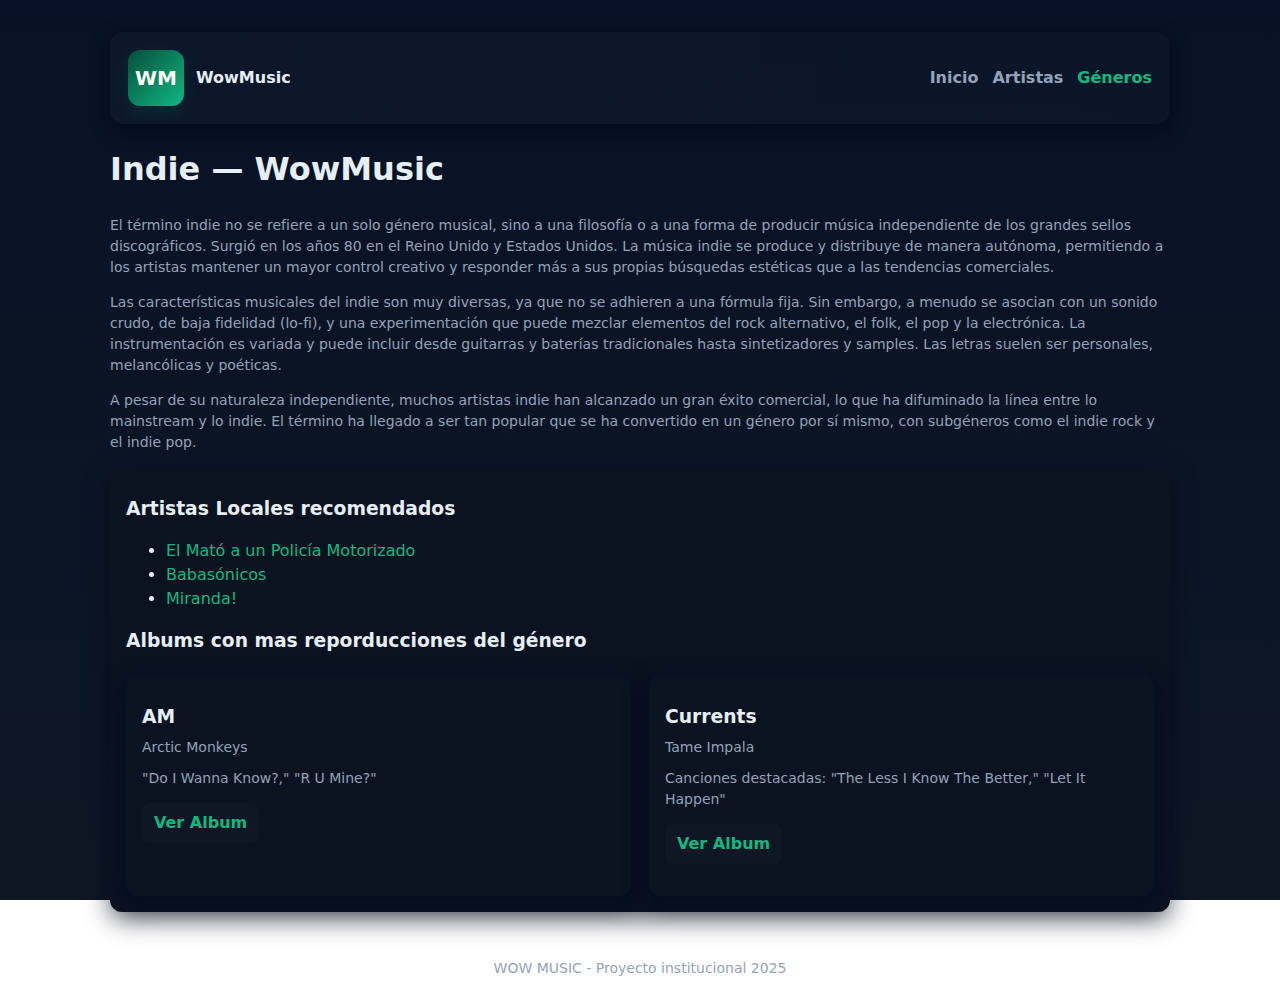
<file: genres/Indie.html>
<!doctype html>
<html lang="es">
<head><meta charset="utf-8"><meta name="viewport" content="width=device-width,initial-scale=1">
<title>Indie — WowMusic</title><link rel="stylesheet" href="../styles.css"></head>
<body>
  <div class="container">
    <header class="header"><div class="brand"><div class="logo">WM</div><div><div style="font-weight:800">WowMusic</div><div style="font-size:12px;color:var(--muted)"></div></div></div>
    <nav class="nav"><a href="../index.html">Inicio</a><a href="../artists.html">Artistas</a><a href="../genres.html" class="active">Géneros</a></nav></header>

    <main style="margin-top:18px">
      <h1>Indie — WowMusic</h1>
      <p class="meta">El término indie no se refiere a un solo género musical, sino a una filosofía o a una forma de producir música independiente de los grandes sellos discográficos. Surgió en los años 80 en el Reino Unido y Estados Unidos. La música indie se produce y distribuye de manera autónoma, permitiendo a los artistas mantener un mayor control creativo y responder más a sus propias búsquedas estéticas que a las tendencias comerciales.</p>
      <p class="meta">Las características musicales del indie son muy diversas, ya que no se adhieren a una fórmula fija. Sin embargo, a menudo se asocian con un sonido crudo, de baja fidelidad (lo-fi), y una experimentación que puede mezclar elementos del rock alternativo, el folk, el pop y la electrónica. La instrumentación es variada y puede incluir desde guitarras y baterías tradicionales hasta sintetizadores y samples. Las letras suelen ser personales, melancólicas y poéticas.</p>
      <p class="meta">A pesar de su naturaleza independiente, muchos artistas indie han alcanzado un gran éxito comercial, lo que ha difuminado la línea entre lo mainstream y lo indie. El término ha llegado a ser tan popular que se ha convertido en un género por sí mismo, con subgéneros como el indie rock y el indie pop.</p>
        <div style="margin-top:12px" class="card">
        <h3>Artistas Locales recomendados</h3>
        <ul>
          <li><a href="https://open.spotify.com/intl-es/artist/5rLsN2LxYaEPLa1N7I2mPB?si=50d25f8954304cb6" target="_blank" class="linkNormal">El Mató a un Policía Motorizado</a></li>
          <li><a href="https://open.spotify.com/intl-es/artist/2F9pvj94b52wGKs0OqiNi2?si=3d7ea85d28fd46b9" target="_blank"  class="linkNormal">Babasónicos</a></li>
          <li><a href="https://open.spotify.com/intl-es/artist/2eEmsgWmUFMbtU7agJpnjY?si=7fa1971b2e4b45ae" target="_blank" class="linkNormal">Miranda!</a></li>
        </ul>
        <h3 style="margin-top:10px">Albums con mas reporducciones del género</h3>

            <div class="grid">

      <div class="card">
        <h3>AM</h3>
        <div class="meta">Arctic Monkeys</div>
        <p class="meta" style="margin-top:10px">"Do I Wanna Know?," "R U Mine?"</p>
        <p style="margin-top:12px"><a href="https://open.spotify.com/intl-es/album/78bpIziExqiI9qztvNFlQu?si=e70ec56c67c94692" target="_blank" class="link-btn">Ver Album</a></p>
      </div>

      <div class="card">
        <h3>Currents</h3>
        <div class="meta">Tame Impala</div>
        <p class="meta" style="margin-top:10px">Canciones destacadas: "The Less I Know The Better," "Let It Happen"</p>
        <p style="margin-top:12px"><a href="https://open.spotify.com/intl-es/album/79dL7FLiJFOO0EoehUHQBv?si=7fa6dcf98b594895" target="_blank" class="link-btn">Ver Album</a></p>
      </div>
    </main>

     <footer class="footer">
        WOW MUSIC - Proyecto institucional 2025
      </footer>
  </div>
</body>
</html>
</file>
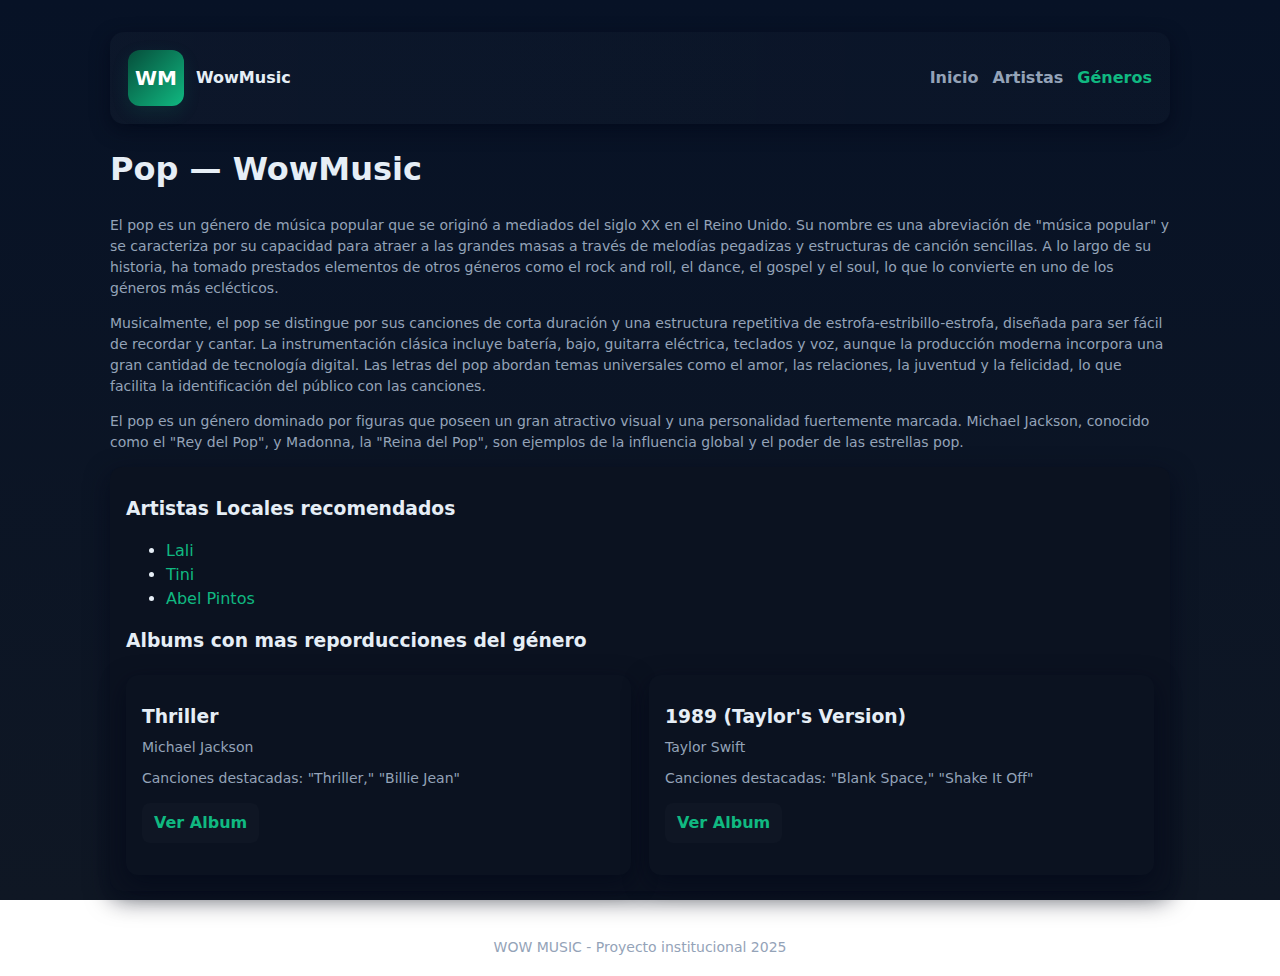
<file: genres/Pop.html>
<!doctype html>
<html lang="es">
<head><meta charset="utf-8"><meta name="viewport" content="width=device-width,initial-scale=1">
<title>Pop — WowMusic</title><link rel="stylesheet" href="../styles.css"></head>
<body>
  <div class="container">
    <header class="header"><div class="brand"><div class="logo">WM</div><div><div style="font-weight:800">WowMusic</div><div style="font-size:12px;color:var(--muted)"></div></div></div>
    <nav class="nav"><a href="../index.html">Inicio</a><a href="../artists.html">Artistas</a><a href="../genres.html" class="active">Géneros</a></nav></header>

    <main style="margin-top:18px">
      <h1>Pop — WowMusic</h1>
      <p class="meta">El pop es un género de música popular que se originó a mediados del siglo XX en el Reino Unido. Su nombre es una abreviación de "música popular" y se caracteriza por su capacidad para atraer a las grandes masas a través de melodías pegadizas y estructuras de canción sencillas. A lo largo de su historia, ha tomado prestados elementos de otros géneros como el rock and roll, el dance, el gospel y el soul, lo que lo convierte en uno de los géneros más eclécticos.</p>
      <p class="meta">Musicalmente, el pop se distingue por sus canciones de corta duración y una estructura repetitiva de estrofa-estribillo-estrofa, diseñada para ser fácil de recordar y cantar. La instrumentación clásica incluye batería, bajo, guitarra eléctrica, teclados y voz, aunque la producción moderna incorpora una gran cantidad de tecnología digital. Las letras del pop abordan temas universales como el amor, las relaciones, la juventud y la felicidad, lo que facilita la identificación del público con las canciones.</p>
      <p class="meta">El pop es un género dominado por figuras que poseen un gran atractivo visual y una personalidad fuertemente marcada. Michael Jackson, conocido como el "Rey del Pop", y Madonna, la "Reina del Pop", son ejemplos de la influencia global y el poder de las estrellas pop.</p>

        <div style="margin-top:12px" class="card">
        <h3>Artistas Locales recomendados</h3>
        <ul>
          <li><a href="https://open.spotify.com/intl-es/artist/22P1OY4TRFRwhP0q29loQ8?si=075207f89c0a4f3d" target="_blank" class="linkNormal">Lali</a></li>
          <li><a href="https://open.spotify.com/intl-es/artist/7vXDAI8JwjW531ouMGbfcp?si=9e90e3859aad4ea8" target="_blank"  class="linkNormal">Tini</a></li>
          <li><a href="https://open.spotify.com/intl-es/artist/6HTUcOExehqydqa7C3usAa?si=c775025696dd4dcd" target="_blank" class="linkNormal">Abel Pintos</a></li>
        </ul>
        <h3 style="margin-top:10px">Albums con mas reporducciones del género</h3>

            <div class="grid">

      <div class="card">
        <h3>Thriller</h3>
        <div class="meta"> Michael Jackson</div>
        <p class="meta" style="margin-top:10px">Canciones destacadas:  "Thriller," "Billie Jean"</p>
        <p style="margin-top:12px"><a href="https://open.spotify.com/intl-es/track/3S2R0EVwBSAVMd5UMgKTL0?si=6d82933116ec4d92" target="_blank" class="link-btn">Ver Album</a></p>
      </div>

      <div class="card">
        <h3>1989 (Taylor's Version)</h3>
        <div class="meta">Taylor Swift</div>
        <p class="meta" style="margin-top:10px">Canciones destacadas: "Blank Space," "Shake It Off"</p>
        <p style="margin-top:12px"><a href="https://open.spotify.com/intl-es/album/64LU4c1nfjz1t4VnGhagcg?si=5fc6fd40cbe34310" target="_blank" class="link-btn">Ver Album</a></p>
      </div>

    </main>

     <footer class="footer">
        WOW MUSIC - Proyecto institucional 2025
      </footer>
  </div>
</body>
</html>
</file>
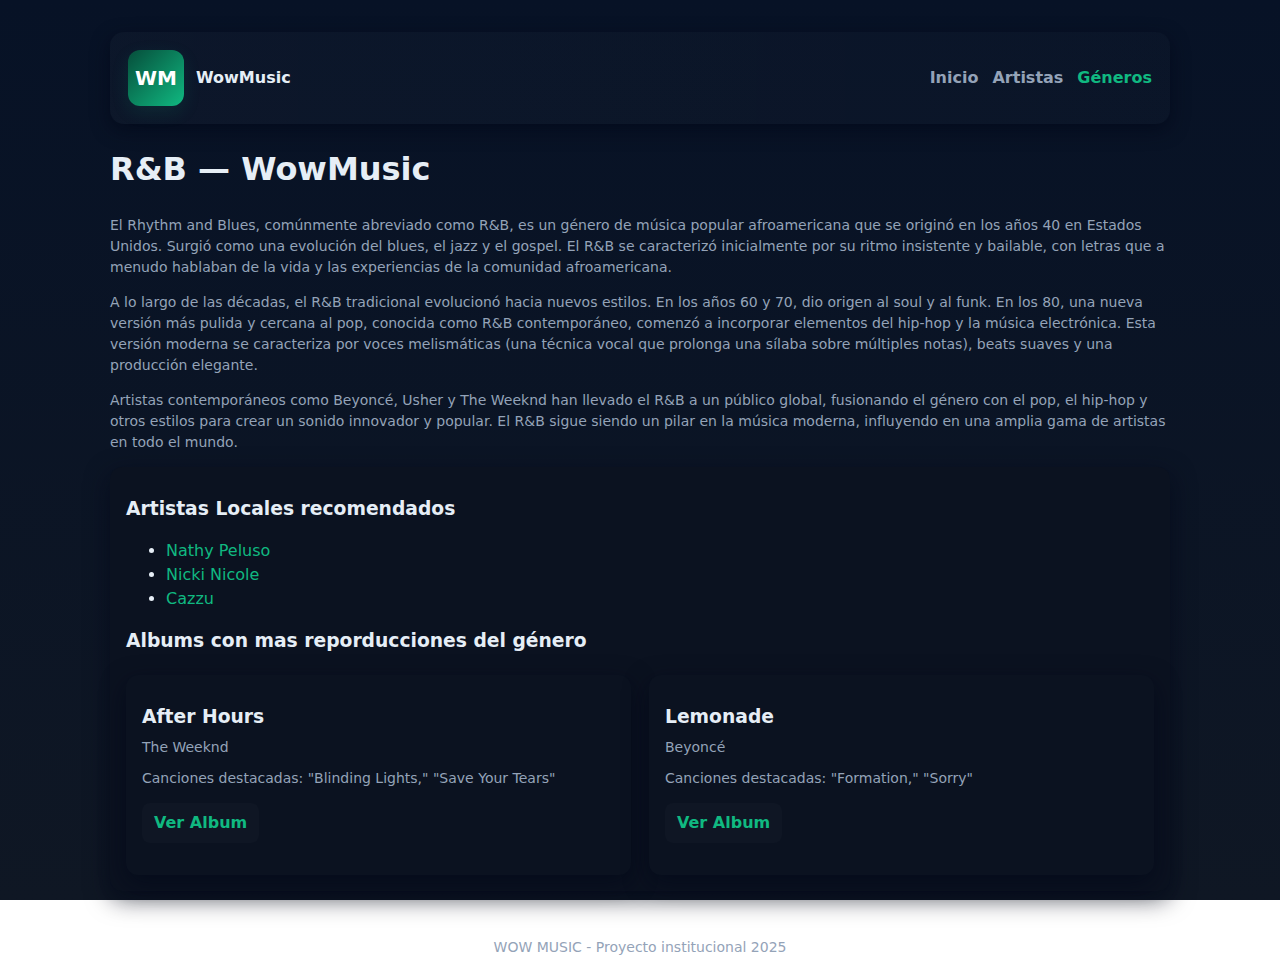
<file: genres/R&B.html>
<!doctype html>
<html lang="es">
<head><meta charset="utf-8"><meta name="viewport" content="width=device-width,initial-scale=1">
<title>R&B — WowMusic</title><link rel="stylesheet" href="../styles.css"></head>
<body>
  <div class="container">
    <header class="header"><div class="brand"><div class="logo">WM</div><div><div style="font-weight:800">WowMusic</div><div style="font-size:12px;color:var(--muted)"></div></div></div>
    <nav class="nav"><a href="../index.html">Inicio</a><a href="../artists.html">Artistas</a><a href="../genres.html" class="active">Géneros</a></nav></header>

    <main style="margin-top:18px">
      <h1>R&B — WowMusic</h1>
      <p class="meta">El Rhythm and Blues, comúnmente abreviado como R&B, es un género de música popular afroamericana que se originó en los años 40 en Estados Unidos. Surgió como una evolución del blues, el jazz y el gospel. El R&B se caracterizó inicialmente por su ritmo insistente y bailable, con letras que a menudo hablaban de la vida y las experiencias de la comunidad afroamericana.</p>
      <p class="meta">A lo largo de las décadas, el R&B tradicional evolucionó hacia nuevos estilos. En los años 60 y 70, dio origen al soul y al funk. En los 80, una nueva versión más pulida y cercana al pop, conocida como R&B contemporáneo, comenzó a incorporar elementos del hip-hop y la música electrónica. Esta versión moderna se caracteriza por voces melismáticas (una técnica vocal que prolonga una sílaba sobre múltiples notas), beats suaves y una producción elegante.</p>
      <p class="meta">Artistas contemporáneos como Beyoncé, Usher y The Weeknd han llevado el R&B a un público global, fusionando el género con el pop, el hip-hop y otros estilos para crear un sonido innovador y popular. El R&B sigue siendo un pilar en la música moderna, influyendo en una amplia gama de artistas en todo el mundo.</p>
        <div style="margin-top:12px" class="card">
        <h3>Artistas Locales recomendados</h3>
        <ul>
          <li><a href="https://open.spotify.com/intl-es/artist/3VHAySZQPlfGlNLslzXYpN?si=eccc559d00c542f4" target="_blank" class="linkNormal">Nathy Peluso</a></li>
          <li><a href="https://open.spotify.com/intl-es/artist/2UZIAOlrnyZmyzt1nuXr9y?si=99cb6430b6bb43ed" target="_blank"  class="linkNormal">Nicki Nicole</a></li>
          <li><a href="https://open.spotify.com/intl-es/artist/6w3SkAHYPsQ1bxV7VDlG5y?si=2557d0245c7843f2" target="_blank" class="linkNormal">Cazzu</a></li>
        </ul>
        <h3 style="margin-top:10px">Albums con mas reporducciones del género</h3>

            <div class="grid">

      <div class="card">
        <h3>After Hours</h3>
        <div class="meta"> The Weeknd</div>
        <p class="meta" style="margin-top:10px">Canciones destacadas: "Blinding Lights," "Save Your Tears"</p>
        <p style="margin-top:12px"><a href="https://open.spotify.com/intl-es/track/2p8IUWQDrpjuFltbdgLOag?si=33c6244780f6452f" target="_blank" class="link-btn">Ver Album</a></p>
      </div>

      <div class="card">
        <h3>Lemonade</h3>
        <div class="meta">Beyoncé</div>
        <p class="meta" style="margin-top:10px">Canciones destacadas:  "Formation," "Sorry"</p>
        <p style="margin-top:12px"><a href="https://open.spotify.com/intl-es/album/7dK54iZuOxXFarGhXwEXfF?si=d76f17916ca141ab" target="_blank" class="link-btn">Ver Album</a></p>
      </div>

    </main>

     <footer class="footer">
        WOW MUSIC - Proyecto institucional 2025
      </footer>
  </div>
</body>
</html>
</file>
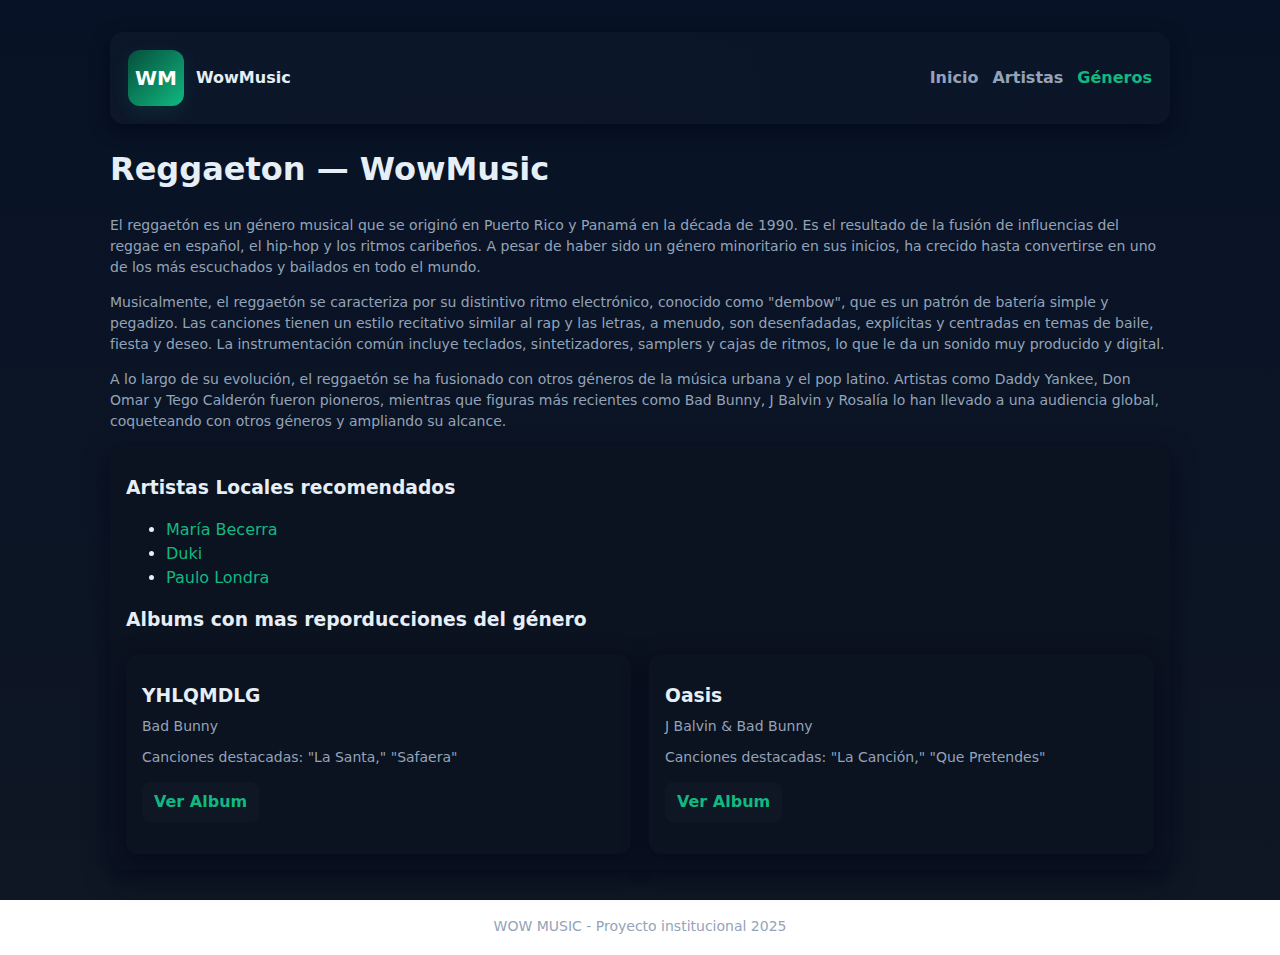
<file: genres/Reggaeton.html>
<!doctype html>
<html lang="es">
<head><meta charset="utf-8"><meta name="viewport" content="width=device-width,initial-scale=1">
<title>Reggaeton — WowMusic</title><link rel="stylesheet" href="../styles.css"></head>
<body>
  <div class="container">
    <header class="header"><div class="brand"><div class="logo">WM</div><div><div style="font-weight:800">WowMusic</div><div style="font-size:12px;color:var(--muted)"></div></div></div>
    <nav class="nav"><a href="../index.html">Inicio</a><a href="../artists.html">Artistas</a><a href="../genres.html" class="active">Géneros</a></nav></header>

    <main style="margin-top:18px">
      <h1>Reggaeton — WowMusic</h1>
      <p class="meta">El reggaetón es un género musical que se originó en Puerto Rico y Panamá en la década de 1990. Es el resultado de la fusión de influencias del reggae en español, el hip-hop y los ritmos caribeños. A pesar de haber sido un género minoritario en sus inicios, ha crecido hasta convertirse en uno de los más escuchados y bailados en todo el mundo.</p>
      <p class="meta">Musicalmente, el reggaetón se caracteriza por su distintivo ritmo electrónico, conocido como "dembow", que es un patrón de batería simple y pegadizo. Las canciones tienen un estilo recitativo similar al rap y las letras, a menudo, son desenfadadas, explícitas y centradas en temas de baile, fiesta y deseo. La instrumentación común incluye teclados, sintetizadores, samplers y cajas de ritmos, lo que le da un sonido muy producido y digital.</p>
      <p class="meta">A lo largo de su evolución, el reggaetón se ha fusionado con otros géneros de la música urbana y el pop latino. Artistas como Daddy Yankee, Don Omar y Tego Calderón fueron pioneros, mientras que figuras más recientes como Bad Bunny, J Balvin y Rosalía lo han llevado a una audiencia global, coqueteando con otros géneros y ampliando su alcance.</p>
        <div style="margin-top:12px" class="card">
        <h3>Artistas Locales recomendados</h3>
        <ul>
          <li><a href="https://open.spotify.com/intl-es/artist/1DxLCyH42yaHKGK3cl5bvG?si=ff1608fa45074247" target="_blank" class="linkNormal">María Becerra</a></li>
          <li><a href="../artists/Duki.html" target="_blank"  class="linkNormal">Duki</a></li>
          <li><a href="https://open.spotify.com/intl-es/artist/3vQ0GE3mI0dAaxIMYe5g7z?si=9d15e64ae8a04aa5" target="_blank" class="linkNormal">Paulo Londra</a></li>
        </ul>
        <h3 style="margin-top:10px">Albums con mas reporducciones del género</h3>

            <div class="grid">

      <div class="card">
        <h3>YHLQMDLG</h3>
        <div class="meta">Bad Bunny</div>
        <p class="meta" style="margin-top:10px">Canciones destacadas: "La Santa," "Safaera"</p>
        <p style="margin-top:12px"><a href="https://open.spotify.com/intl-es/album/5lJqux7orBlA1QzyiBGti1?si=cf6ae0a574a5486c" target="_blank" class="link-btn">Ver Album</a></p>
      </div>

      <div class="card">
        <h3>Oasis</h3>
        <div class="meta">J Balvin & Bad Bunny</div>
        <p class="meta" style="margin-top:10px">Canciones destacadas: "La Canción," "Que Pretendes"</p>
        <p style="margin-top:12px"><a href="https://open.spotify.com/intl-es/album/6ylFfzx32ICw4L1A7YWNLN?si=f0787815d9fd4650" target="_blank" class="link-btn">Ver Album</a></p>
      </div>
    </main>

     <footer class="footer">
        WOW MUSIC - Proyecto institucional 2025
      </footer>
  </div>
</body>
</html>
</file>
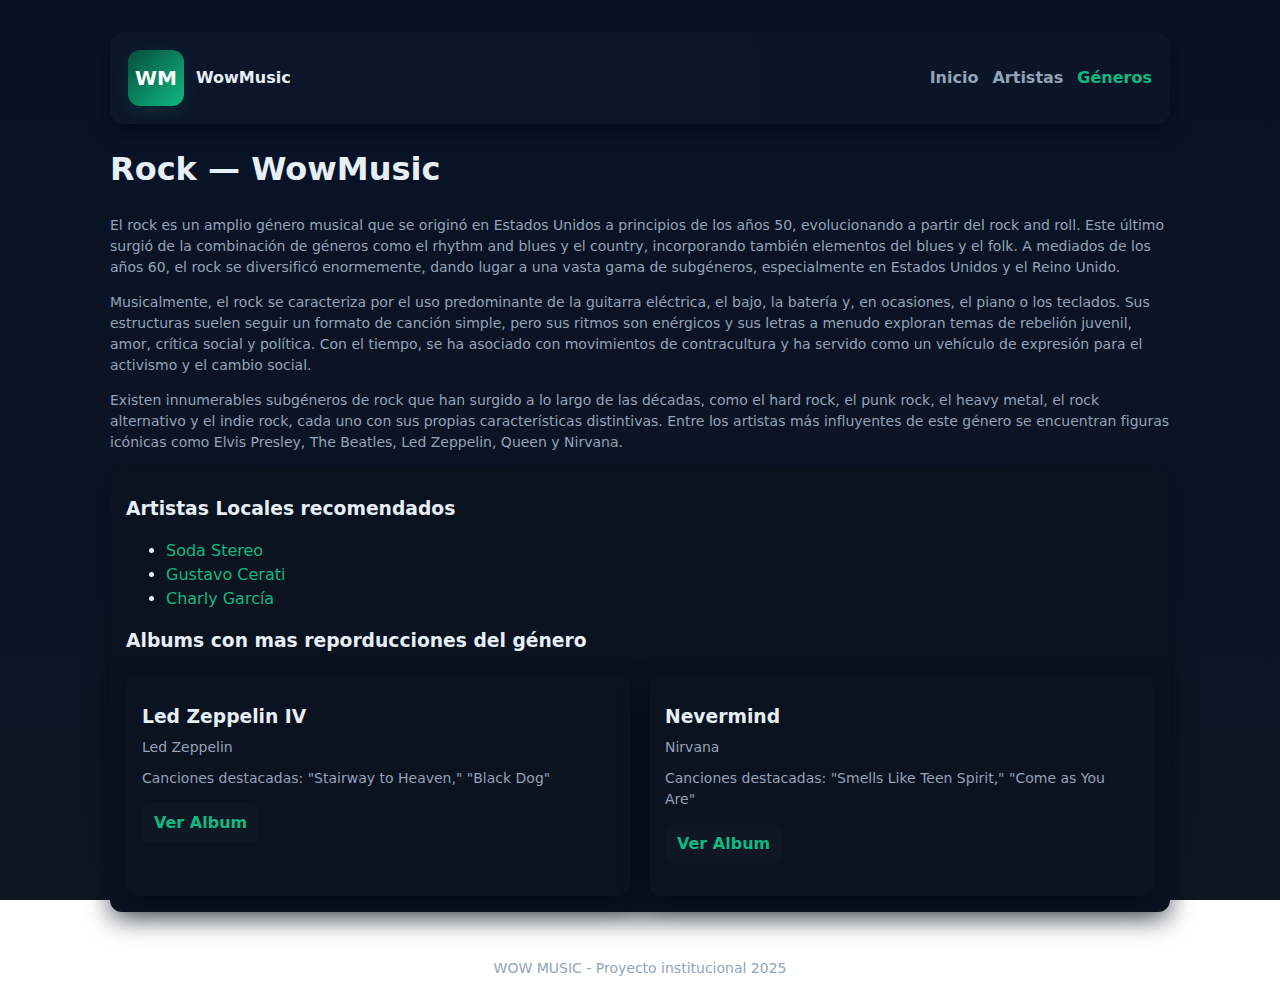
<file: genres/rock.html>
<!doctype html>
<html lang="es">
<head><meta charset="utf-8"><meta name="viewport" content="width=device-width,initial-scale=1">
<title>Rock — WowMusic</title><link rel="stylesheet" href="../styles.css"></head>
<body>
  <div class="container">
    <header class="header"><div class="brand"><div class="logo">WM</div><div><div style="font-weight:800">WowMusic</div><div style="font-size:12px;color:var(--muted)"></div></div></div>
    <nav class="nav"><a href="../index.html">Inicio</a><a href="../artists.html">Artistas</a><a href="../genres.html" class="active">Géneros</a></nav></header>

    <main style="margin-top:18px">
      <h1>Rock — WowMusic</h1>
      <p class="meta">El rock es un amplio género musical que se originó en Estados Unidos a principios de los años 50, evolucionando a partir del rock and roll. Este último surgió de la combinación de géneros como el rhythm and blues y el country, incorporando también elementos del blues y el folk. A mediados de los años 60, el rock se diversificó enormemente, dando lugar a una vasta gama de subgéneros, especialmente en Estados Unidos y el Reino Unido.</p>
      <p class="meta">Musicalmente, el rock se caracteriza por el uso predominante de la guitarra eléctrica, el bajo, la batería y, en ocasiones, el piano o los teclados. Sus estructuras suelen seguir un formato de canción simple, pero sus ritmos son enérgicos y sus letras a menudo exploran temas de rebelión juvenil, amor, crítica social y política. Con el tiempo, se ha asociado con movimientos de contracultura y ha servido como un vehículo de expresión para el activismo y el cambio social.</p>
      <p class="meta">Existen innumerables subgéneros de rock que han surgido a lo largo de las décadas, como el hard rock, el punk rock, el heavy metal, el rock alternativo y el indie rock, cada uno con sus propias características distintivas. Entre los artistas más influyentes de este género se encuentran figuras icónicas como Elvis Presley, The Beatles, Led Zeppelin, Queen y Nirvana.</p>
        <div style="margin-top:12px" class="card">
        <h3>Artistas Locales recomendados</h3>
        <ul>
          <li><a href="https://open.spotify.com/intl-es/artist/7An4yvF7hDYDolN4m5zKBp?si=59c4b80e6af44758" target="_blank" class="linkNormal">Soda Stereo</a></li>
          <li><a href="https://open.spotify.com/intl-es/artist/1QOmebWGB6FdFtW7Bo3F0W?si=6696776395704f4c" target="_blank" class="linkNormal">Gustavo Cerati</a></li>
          <li><a href="https://open.spotify.com/intl-es/artist/3jO7X5KupvwmWTHGtHgcgo?si=badc5d0e6cfd4ff4" target="_blank" class="linkNormal">Charly García</a></li>
        </ul>
        <h3 style="margin-top:10px">Albums con mas reporducciones del género</h3>

            <div class="grid">

      <div class="card">
        <h3>Led Zeppelin IV</h3>
        <div class="meta">Led Zeppelin</div>
        <p class="meta" style="margin-top:10px">Canciones destacadas: "Stairway to Heaven," "Black Dog"</p>
        <p style="margin-top:12px"><a href="https://open.spotify.com/intl-es/album/5EyIDBAqhnlkAHqvPRwdbX?si=417dca09bfe046e4" target="_blank" class="link-btn">Ver Album</a></p>
      </div>

      <div class="card">
        <h3>Nevermind</h3>
        <div class="meta">Nirvana</div>
        <p class="meta" style="margin-top:10px">Canciones destacadas: "Smells Like Teen Spirit," "Come as You Are"</p>
        <p style="margin-top:12px"><a href="https://open.spotify.com/intl-es/album/2UJcKiJxNryhL050F5Z1Fk?si=cdf3d5bc093e422b" target="_blank" class="link-btn">Ver Album</a></p>
      </div>

      </div>
    </main>

     <footer class="footer">
        WOW MUSIC - Proyecto institucional 2025
      </footer>
  </div>
</body>
</html>
</file>
<file: styles.css>
:root{
  --bg:#0f1724; --card:#0b1220; --accent:#10b981; --muted:#94a3b8; --glass: rgba(255,255,255,0.03);
  --maxw:1100px;
  font-family: Inter, system-ui, -apple-system, "Segoe UI", Roboto, "Helvetica Neue", Arial;
}
*{box-sizing:border-box}
html,body{height:100%}
body {
  margin: 0;
  min-height: 100vh;
  background: linear-gradient(to bottom, #071226 0%, var(--bg) 100%);
  background-attachment: fixed;
  color: #e6eef6;
  line-height: 1.5;
}

.container{max-width:var(--maxw); margin:32px auto; padding:0 20px;}
.header{
  display:flex; align-items:center; justify-content:space-between; gap:16px;
  padding:18px; background:linear-gradient(90deg, rgba(255,255,255,0.02), rgba(255,255,255,0.01));
  border-radius:14px;
  box-shadow: 0 6px 18px rgba(2,6,23,0.6);
}
.brand{display:flex; align-items:center; gap:12px;}
.logo{
  width:56px; height:56px; border-radius:12px; background:linear-gradient(135deg,#064e3b,#10b981);
  display:flex; align-items:center; justify-content:center; font-weight:700; font-size:20px;
  color:white; box-shadow: 0 6px 18px rgba(16,185,129,0.12);
}
.nav a{color:var(--muted); text-decoration:none; margin-left:14px; font-weight:600}
.nav a.active{color:var(--accent)}
.hero{
  margin-top:22px; padding:28px; background:linear-gradient(180deg, rgba(255,255,255,0.01), rgba(255,255,255,0.02));
  border-radius:12px; display:flex; gap:20px; align-items:center;
}
.hero .left{flex:1}
.hero h1{margin:0 0 10px 0; font-size:32px}
.hero p{margin:0; color:var(--muted)}
.grid{display:grid; grid-template-columns:repeat(auto-fit,minmax(220px,1fr)); gap:18px; margin-top:20px}

/* Cards */
.card{
  background:var(--card); padding:16px; border-radius:12px; box-shadow: 0 8px 24px rgba(2,6,23,0.6);
}
.artist-thumb{
  width:100%; padding-top:62%; border-radius:8px; position:relative; overflow:hidden;background:var(--glass);
}

.thumb-inner{
  position:absolute; inset:0; display:flex; align-items:flex-start; justify-content:center; font-weight:700; font-size:20px; color:var(--accent)
}
.card h3{margin:12px 0 6px 0}
.meta{color:var(--muted); font-size:14px}

/* Footer */
.footer{margin-top:28px; padding:18px; text-align:center; color:var(--muted); font-size:14px}

/* Utilities */
.link-btn{display:inline-block; padding:8px 12px; border-radius:8px; background:rgba(255,255,255,0.02); color:var(--accent); text-decoration:none; font-weight:700}
.badge{display:inline-block;padding:6px 8px;border-radius:999px;background:rgba(255,255,255,0.02);font-weight:700;color:var(--muted);font-size:13px;margin-right:8px}
.linkNormal{color:var(--accent); text-decoration:none}
/* Responsive tweaks */ 
@media (max-width:600px){
  .hero{flex-direction:column; align-items:flex-start}
  .logo{width:48px;height:48px;font-size:18px}
}
</file>
